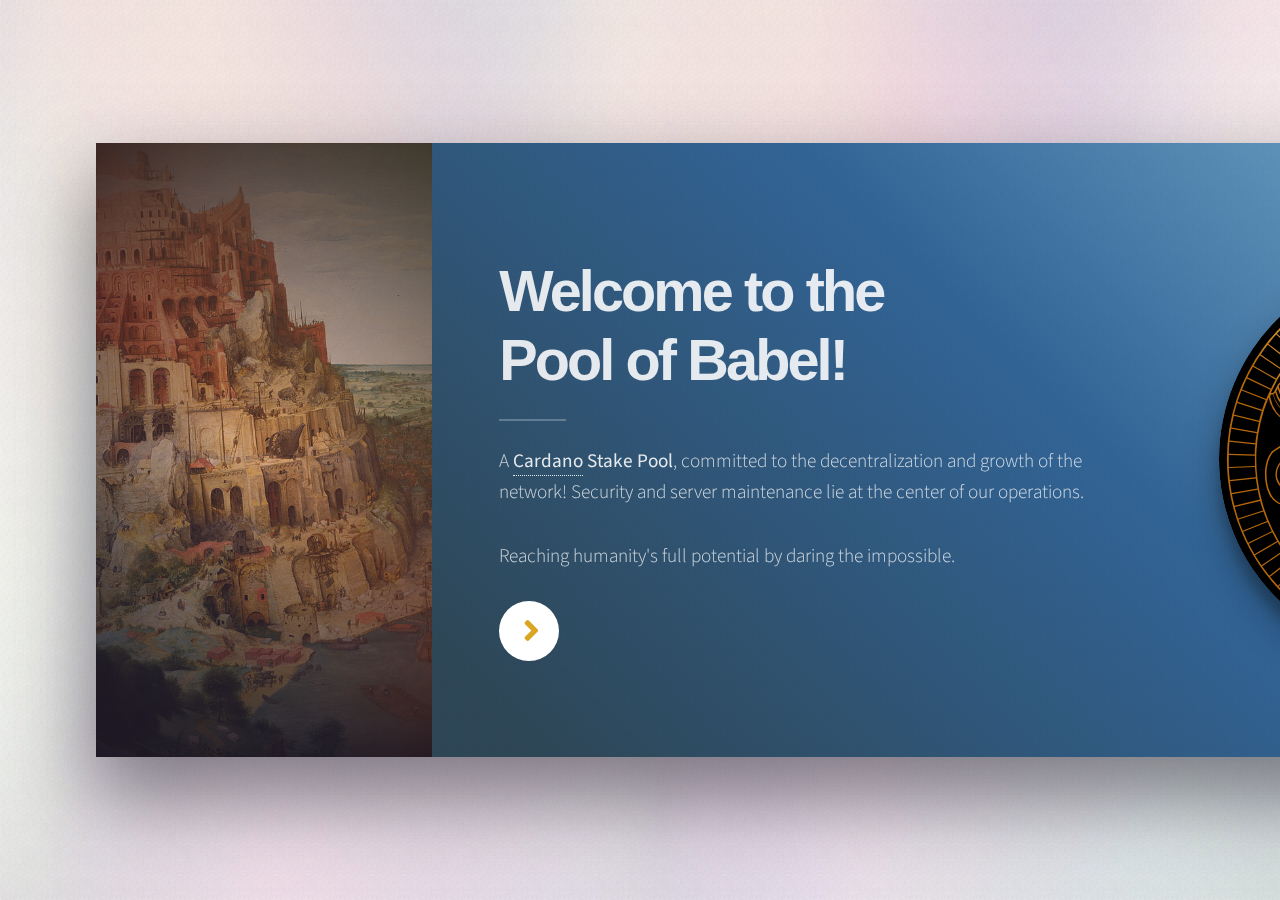
<file: templates/index.html>
<!DOCTYPE HTML>
<!--
	Ethereal by HTML5 UP
	html5up.net | @ajlkn
	Free for personal and commercial use under the CCA 3.0 license (html5up.net/license)
-->
<html>
	<head>
		<!-- Global site tag (gtag.js) - Google Analytics -->
		<script async src="https://www.googletagmanager.com/gtag/js?id=G-BP1HS7M86X"></script>
		<script>
		window.dataLayer = window.dataLayer || [];
		function gtag(){dataLayer.push(arguments);}
		gtag('js', new Date());

		gtag('config', 'G-BP1HS7M86X');
		</script>

        <title>Pool of Babel - Cardano Stake Pool</title>
        <meta charset="utf-8">
        <meta name="viewport" content="width=100%", height=device-height, initial-scale=1.0, minimum-scale=1.0">
        <meta name="robots" content="index, follow">
        <meta name="keywords" content="Cardano, Ada, Stake Pool, Smart Contract, Blockchain, Staking">

        <meta name="title" content="Pool of Babel - Cardano Stake Pool" />
        <meta property="og:title" content="Pool of Babel - Cardano Stake Pool" />
        <meta property="twitter:title" content="Pool of Babel - Cardano Stake Pool" />
        <meta name="theme-color" content="#ffffff" />
        <meta name="description" content="Reaching humanity's full potential by daring the impossible. Committed to the decentralization of the Cardano Network." />
        <meta property="og:description" content="Reaching humanity's full potential by daring the impossible. Committed to the decentralization of the Cardano Network." />
        <meta property="twitter:description" content="Reaching humanity's full potential by daring the impossible. Committed to the decentralization of the Cardano Network." />

        <meta property="og:site_name" content="Pool of Babel - Cardano Stake Pool" />

        <meta property="og:type" content="website" />

        <meta name="locale" property="og:locale" content="en_GB" />
        <meta name="locale:alternative" property="og:locale:alternate" content="de_DE" />

        <meta name="twitter:site" content="@Padierfind" />
        <meta property="og:url" content="https://www.pool-of-babel.com" />
		<meta property="al:web:url" content="https://www.pool-of-babel.com" />

		<link rel="apple-touch-icon" sizes="180x180" href="/static/favicon/apple-touch-icon.png">
		<link rel="icon" type="image/png" sizes="32x32" href="/static/favicon/favicon-32x32.png">
		<link rel="icon" type="image/png" sizes="16x16" href="/static/favicon/favicon-16x16.png">
		<link rel="manifest" href="/static/favicon/site.webmanifest">
		<link rel="mask-icon" href="/static/favicon/safari-pinned-tab.svg" color="#5bbad5">
		<meta name="msapplication-TileColor" content="#da532c">
		<meta name="theme-color" content="#ffffff">

		<link rel="stylesheet" href="/static/css/main.css" />
		<noscript><link rel="stylesheet" href="/static/css/noscript.css" /></noscript>
	</head>
	<body class="is-preload">

		<!-- Page Wrapper -->
			<div id="page-wrapper">

				<!-- Wrapper -->
					<div id="wrapper">

						<!-- Panel (Banner) -->
							<section class="panel banner right color0 ">
								<div class="intro span-2-75 ">
									<div class="bottom">
										<img alt="Pool of Babel Logo" class="logo" src="/static/images/pool-of-babel-logo-blackbg.svg">
									</div>
								</div>
								<div class="content span-3-75">
									<h1 class="major">Welcome to the<br />
									Pool of Babel!</h1>
									<p>A <strong><a href="https://cardano.org">Cardano</a> Stake Pool</strong>, committed to the decentralization and growth of the network! Security and server maintenance lie at the center of our operations. <br><br>Reaching humanity's full potential by daring the impossible.</p>
									<ul class="actions">
										<li><a href="#first" class="button primary color0 circle icon solid fa-angle-right">Next</a></li>
									</ul>
								</div>
								<div class="image span-1-75 filtered tower-background" data-position="25% 25%">
								</div>
							</section>

						<!-- Panel (Spotlight) -->
							<section class="panel spotlight medium center" id="first">
								<div class="content span-7">
									<h2 class="major">Progress depends on our changing the world to fit us. Not the other way around.</h2>
									<p>- Joe Macmillan, Halt and Catch Fire<br><br>
										<br><br>
									</p>
								</div>
								<div class="image filtered tinted" data-position="top left">
									<img src="/static/images/laptop_stock.jpeg" alt="" />
								</div>
							</section>


						<section class="panel color2-alt">
							<div class="inner color2">
								<div class="span-3">
									<h3 class="major">Stake Pool Information</h3>
									<h4>Pool of Babel </h4>
									<div class="table-wrapper">
										<table>
											<tbody>
												<tr>
													<td>Ticker</td>
													<td>BABEL</td>
												</tr>
												<tr>
													<td>Pool Margin</td>
													<td>3%</td>
												</tr>
												<tr>
													<td>Cost per Epoch</td>
													<td>340 Ada</td>
												</tr>
												<tr>
													<td>Pledge</td>
													<td>74 500 Ada</td>
												</tr>
											</tbody>
										</table>
										<p>ID: <a href="https://adapools.org/pool/326d38a945099c9df79fe95962c335e0e86a05869f8fbf4b51cad18c">326d38a945099c9df79fe95962c335e0e86a05869f8fbf4b51cad18c</a></p>
									</div>
								</div>
							</div>
						</section>

						<!-- Panel (Spotlight) -->
						<section class="panel spotlight large left color3">
							<div class="content span-5">
								<h2 class="major">Stake Pool Operator</h2>
								<p>Hi! I'm Patrick Tobler - the Stake Pool Operator behind the <strong>Pool of Babel</strong>. I've been following the Cardano development since 2017 and have been gradually becoming more & more interested in the project. I truly believe that Cardano will change the world.<br>When I'm not wearing my Stake Pool Operator suit, I'm a Computer Science student from Stuttgart, Germany. I'm in Cardano for the long run & will contribute to the ecosystem by building decentralized software using the Cardano Blockchain.</p>
							</div>
							<div class="image" data-position="top right">
								<img src="/static/images/Portrait.png" alt="" />
							</div>
						</section>

						<!-- Panel -->
						<section class="panel color2-alt">
							<div class="inner">
								<div class="content span-3">
									<h2 class="major">Why should you stake on the Pool of Babel?</h2>
									<ul>
										<li><strong>Servers around the world:</strong> BABEL is running on servers around the world and will keep adding more locations to the list.</li>
										<li><strong>Commited to decentralization</strong> BABEL is not hosted on AWS, Google Cloud or any other big host service. Instead it's hosted on a small VPS in Germany.</li>
										<li><strong>Run by an individual:</strong> There is no big corporation behind BABEL. It's run by me, Patrick Tobler and you can always contact me directly when you run into concerns or problems.</li>
									</ul>
								</div>
							</div>
							<div class="inner">
								<ul class="grid-icons three connected">
									<li><span class="icon solid fa-server"><span class="label">Server</span></span></li>
									<li><span class="icon solid fa-network-wired"><span class="label">Network</span></span></li>
									<li><span class="icon solid fa-database"><span class="label">Database</span></span></li>
									<li><span class="icon solid fa-lock"><span class="label">Security</span></span></li>
									<li><span class="icon solid fa-chart-bar"><span class="label">Data</span></span></li>
									<li><span class="icon solid fa-code"><span class="label">Code</span></span></li>
								</ul>
							</div>
						</section>

						<section class="panel color2-alt">
							<div class="inner color2">
								<div class="span-2">
									<h3 class="major">Technical Data</h3>
									<h4>2 Virtual Private Server</h4>
									<div class="table-wrapper">
										<table>
											<tbody>
												<tr>
													<td>Storage</td>
													<td>2x 160 GB SSD (RAID10) </td>
												</tr>
												<tr>
													<td>RAM</td>
													<td>2x 8 GB</td>
												</tr>
												<tr>
													<td>CPU</td>
													<td>2x 2 Cores </td>
												</tr>
												<tr>
													<td>Hosted in</td>
													<td>Germany</td>
												</tr>
											</tbody>
										</table>
										<p>The Server will be upgraded whenever the network requires it.</p>
									</div>
								</div>
							</div>
						</section>

							<!-- Panel (FAQ) -->
							<section class="panel color2-alt">
								<div class="inner">
									<div class="content">
										<h3 class="major">FAQ</h3>
										<ul class="alt">
											<li><strong>What is Cardano?</strong><br>Cardano is a decentralized public blockchain and cryptocurrency project and is fully open source.<br>It combines pioneering technologies to provide unparalleled security and sustainability<br>to decentralized applications, systems, and societies.</li>
											<li><strong>What is a Stake Pool?</strong><br>A stake pool is a reliable server node that focuses on maintenance and holds the combined <br>stake of various stakeholders in a single entity. Stake pools are responsible for processing<br>transactions and producing new blocks and are at the core of <a href="https://cardano.org/ouroboros/">Ouroboros</a>, the Cardano proof-of-stake protocol.</li>
											<li><strong>How does that benefit me?</strong><br>By staking your delegating your Ada to a Stake Pool you directly participate in the network and<br>help increasing the robustness and decentralization of Cardano. For this you can receive a monetary reward in Ada.</li>
										</ul>
									</div>
								</div>
								<div class="inner">
									<div class="content">
										<br>
										<ul class="alt no_margin_bottom">
											<li><strong>How do I delegate my Ada to a stake pool?</strong><br>To delegate your Ada you simply open up a wallet (e.g. <a href="https://daedaluswallet.io/">Daedalus</a>, <a href="https://yoroi-wallet.com/">Yoroi</a> or <a href="https://adalite.io/">Adalite</a>) and select a Stake Pool<br>(preferably <strong>BABEL</strong>) in the Staking menu directly in the wallet.<br>Each wallet looks a bit different but overall it's very straight forward.</li>
											<li><strong>What should I look for when delegating my stake?</strong><br>The main parameters to look at when delegating your stake to a pool are</li>
										</ul>
										<ul>
											<li>The <strong>saturation</strong>: If it's too high you will not receive the optimal amount of rewards,<br>if it's too low the pool might not produce blocks very often.</li>
											<li>The <strong>pool margin</strong>: This is the % of Ada that the Stake Pool itself receives from every mined block.</li>
											<li>The <strong>cost per epoch</strong>: The fixed amount of Ada that the Stake Pool receives from every mined block.<br>BABEL will keep this at the lowest possible amount.</li>
										</ul>
									</div>
								</div>
							</section>

							<section class="panel banner right">
								<div class="image filtered span-5 tower-background2" data-position="25% 25%">
								</div>
							</section>

						<!-- Panel -->
							<section class="panel color2-alt">
								<div class="intro color2">
									<h2 class="major">Contact</h2>
									<p>You can contact me directly via this contact form or by sending me a <a href="mailto:patrick@tobler.de">mail</a>.<br><br>Feel free to reach out anytime!</p>
								</div>
								<div class="inner columns divided">
									<div class="span-3-25">
										<form name="form" method="post" action="" onsubmit="return false">
											<div class="fields">
												<div class="field half">
													<label for="name">Name</label>
													<input type="text" name="subject" id="subject" />
												</div>
												<div class="field half">
													<label for="email">Email</label>
													<input type="email" name="email" id="email" />
												</div>
												<div class="field">
													<label for="message">Message</label>
													<textarea name="message" id="message" rows="4"></textarea>
												</div>
											</div>
											<ul class="actions">
												<li><input type="submit" value="submit" class="button primary" id="submit" /></li>
											</ul>
										</form>
									</div>
									<div class="span-1-5">
										<ul class="contact-icons color1">
											<li class="icon brands fa-twitter"><a href="https://twitter.com/BabelPool">@babelpool</a></li>
											<li class="icon brands fa-twitter"><a href="https://twitter.com/Padierfind">@padierfind</a></li>
											<li class="icon brands fa-youtube"><a href="https://www.youtube.com/channel/UCFU6q7F2rK6VarwK0t8EUEQ">patrick tobler</a></li>
											<li class="icon brands fa-github"><a href="https://github.com/Padierfind">padierfind</a></li>
											<li class="icon brands fa-linkedin"><a href="https://www.linkedin.com/in/patrick-tobler-6593b912b/">patrick tobler</a></li>
											<li class="icon solid fa-link"><a href="https://www.tobler.io/">tobler.io</a></li>
											<li class="icon solid fa-envelope"><a href="mailto:patrick@tobler.de">patrick@tobler.de</a></li>
										</ul>
									</div>
								</div>
							</section>
							<section class="panel color2-alt">
								<div class="inner">
									<h3 class="major">Links</h3>
									<div class="span-1">
										<h4>Statistics</h4>
										<ul>
											<li><a href="https://cardanoscan.io/pool/326d38a945099c9df79fe95962c335e0e86a05869f8fbf4b51cad18c?tab=epochhistory">Cardanoscan.io</a></li>
											<li><a href="https://pooltool.io/pool/326d38a945099c9df79fe95962c335e0e86a05869f8fbf4b51cad18c/epochs">Pooltool.io</a></li>
											<li><a href="https://adapools.org/pool/326d38a945099c9df79fe95962c335e0e86a05869f8fbf4b51cad18c">Adapools.org</a></li>
											<li><a href="https://adastat.net/pools/326d38a945099c9df79fe95962c335e0e86a05869f8fbf4b51cad18c">Adastat.net</a></li>
											<li><a href="https://pool.pm/326d38a945099c9df79fe95962c335e0e86a05869f8fbf4b51cad18c">Pool.pm</a></li>
											<li><a href="https://adatools.io/pools/326d38a945099c9df79fe95962c335e0e86a05869f8fbf4b51cad18c">Adatools.io</a></li>
										</ul>
									</div>
								</div>
							</section>

							<section class="panel">
								<div class="intro">
									<div class="bottom"><svg id="Ebene_1" data-name="Ebene 1" xmlns="http://www.w3.org/2000/svg" viewBox="0 0 150.47 162.38"><defs><style>.cls-1{stroke:#000;stroke-miterlimit:10;stroke-width:4px;}</style></defs><path class="cls-1" d="M169.69,49.61c-6.45-16.12-21.06-28.8-43.62-28.8H65.68l0,0H28.5c-.95,0-1.73,1.12-1.73,2.45s.78,2.46,1.73,2.46h97.57c20.2,0,33.09,11.18,38.89,25.79A50.35,50.35,0,0,1,165,87c-5.8,14.61-18.69,25.79-38.89,25.79H96.41a2.44,2.44,0,0,0-2.58,2.36v61.68a2.44,2.44,0,0,0,2.58,2.36,2.38,2.38,0,0,0,2.36-2.36V117.94h27.3c22.56,0,37.17-12.89,43.62-28.79A56.86,56.86,0,0,0,169.69,49.61Z" transform="translate(-24.77 -18.81)"></path><path class="cls-1" d="M123.49,82.27h-8.82a2.37,2.37,0,0,0,0,4.73h8.82c8.59,0,14-4.51,16.54-10.53a18.54,18.54,0,0,0,0-14.4c-2.58-6-7.95-10.53-16.54-10.53H96.41a2.44,2.44,0,0,0-2.58,2.36,2.48,2.48,0,0,0,2.58,2.58h27.08c6.23,0,10.31,3.44,12,7.52a14.83,14.83,0,0,1,0,10.54C133.8,79.05,129.5,82.27,123.49,82.27Z" transform="translate(-24.77 -18.81)"></path><path class="cls-1" d="M67.6,51.33H29.13a2.38,2.38,0,0,0-2.36,2.36,2.64,2.64,0,0,0,2.36,2.79H65V176.61A2.43,2.43,0,0,0,67.6,179,2.38,2.38,0,0,0,70,176.61V53.69A2.38,2.38,0,0,0,67.6,51.33Z" transform="translate(-24.77 -18.81)"></path></svg> <p>a <a href="https://www.tobler.io">tobler.io</a> project</p></div>
								</div>
							</section>
						<!-- Copyright -->
						<div class="copyright">&copy; Patrick Tobler - <a href="https://www.tobler.io">tobler.io</a> // Design: <a href="https://html5up.net">HTML5 UP</a> // <a href="/imprint">Imprint - Impressum</a>.</div>
					</div>
				</div>
			</div>

		<!-- Scripts -->
			<script src="/static/js/jquery.min.js"></script>
			<script src="/static/js/browser.min.js"></script>
			<script src="/static/js/breakpoints.min.js"></script>
			<script src="/static/js/main.js"></script>

			<script src="https://ajax.googleapis.com/ajax/libs/jquery/2.1.3/jquery.min.js"></script>
			<script>
				$(document).ready(function(){
					$("#submit").on('click', function(){
						console.log("clicked");
						$("#submit").attr('value', "sent");

						// click on button submit
						var subject  = document.getElementById("subject").value;
						var email =  document.getElementById("email").value;
						var message = document.getElementById("message").value;
						var form = {
							"subject": subject,
							"email": email,
							"message": message
						};
						// send ajax
						$.ajax({
							url: 'https://ruyph1mhsi.execute-api.eu-west-1.amazonaws.com/production_v0/contact', // url where to submit the request
							type : "POST", // type of action POST || GET
							dataType : 'json', // data type
							data: JSON.stringify(form), // post data || get data
							success : function(result) {
								// you can see the result from the console
								// tab of the developer tools
								console.log(result);
								alert('Success. Message sent.');
							},
							error: function(xhr, resp, text) {
								console.log(xhr, resp, text);
							}
						})
					});
				});


			</script>
	</body>

</html>
</file>
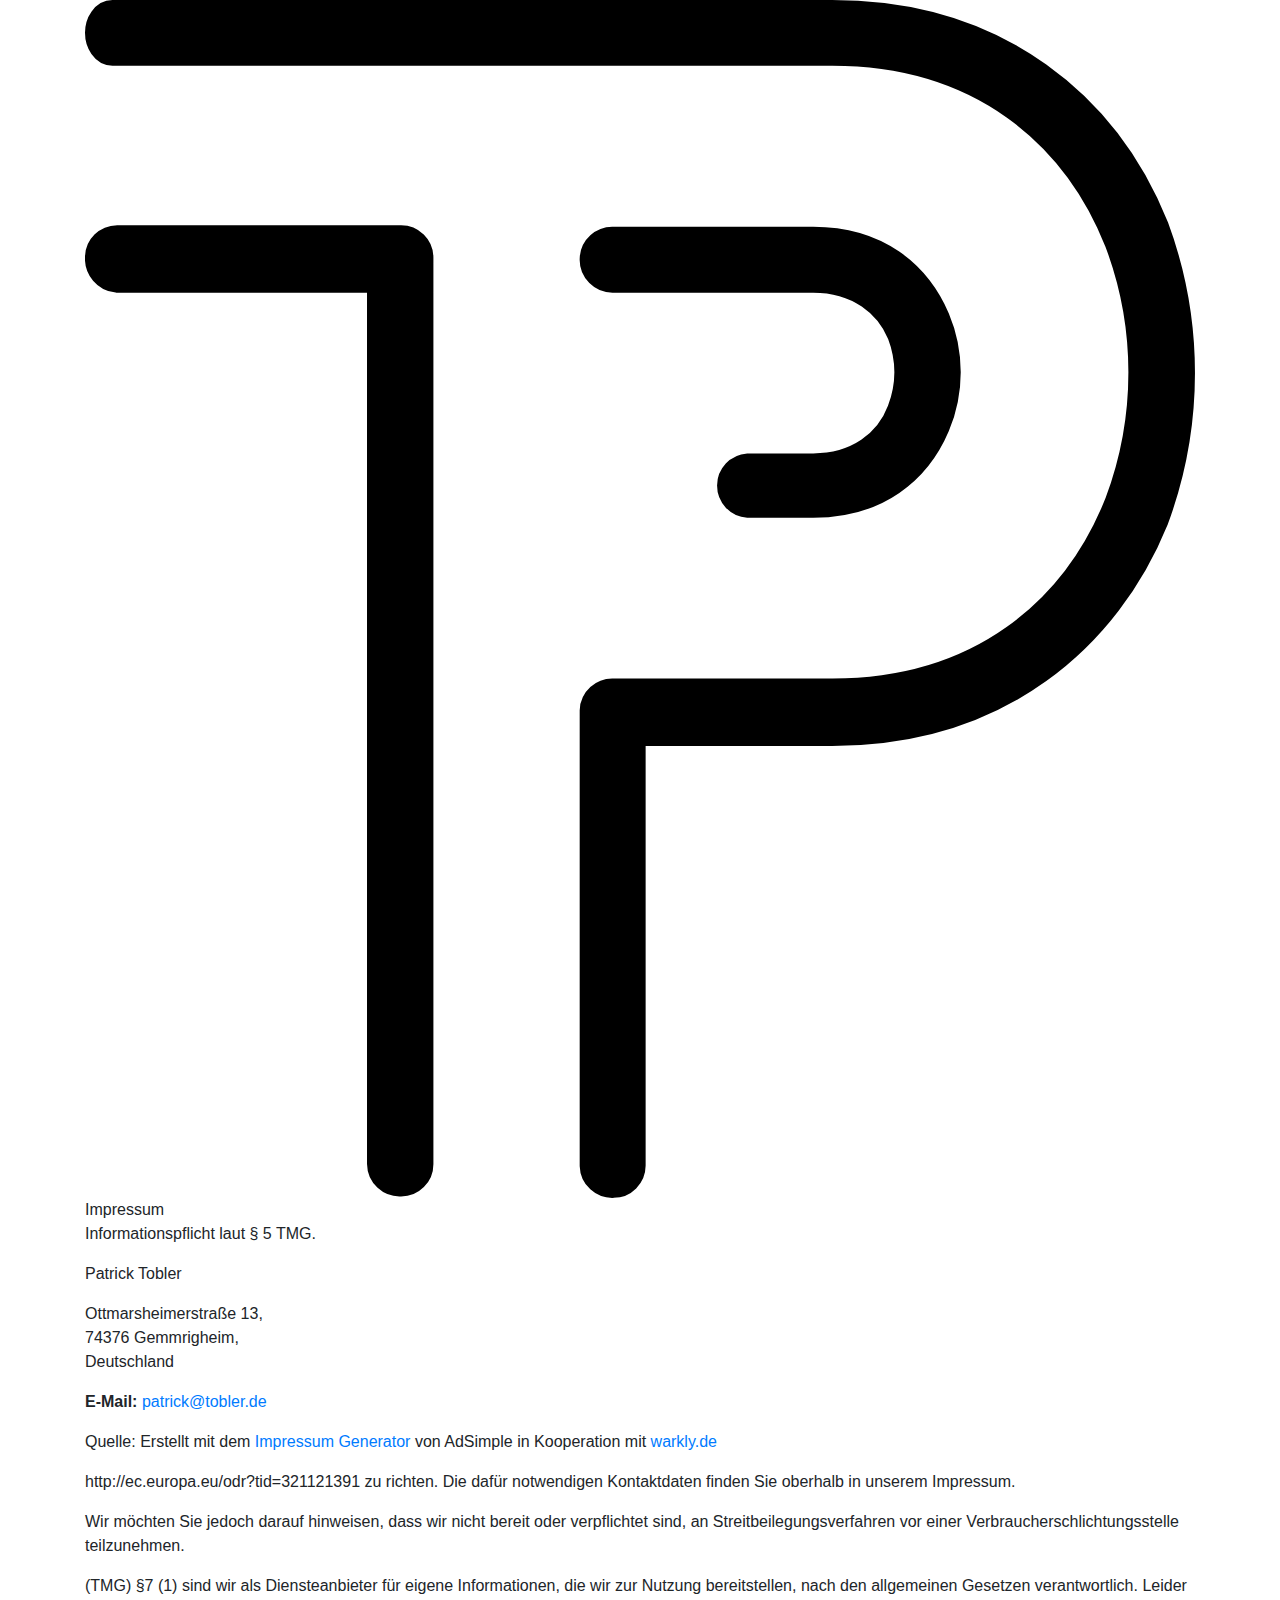
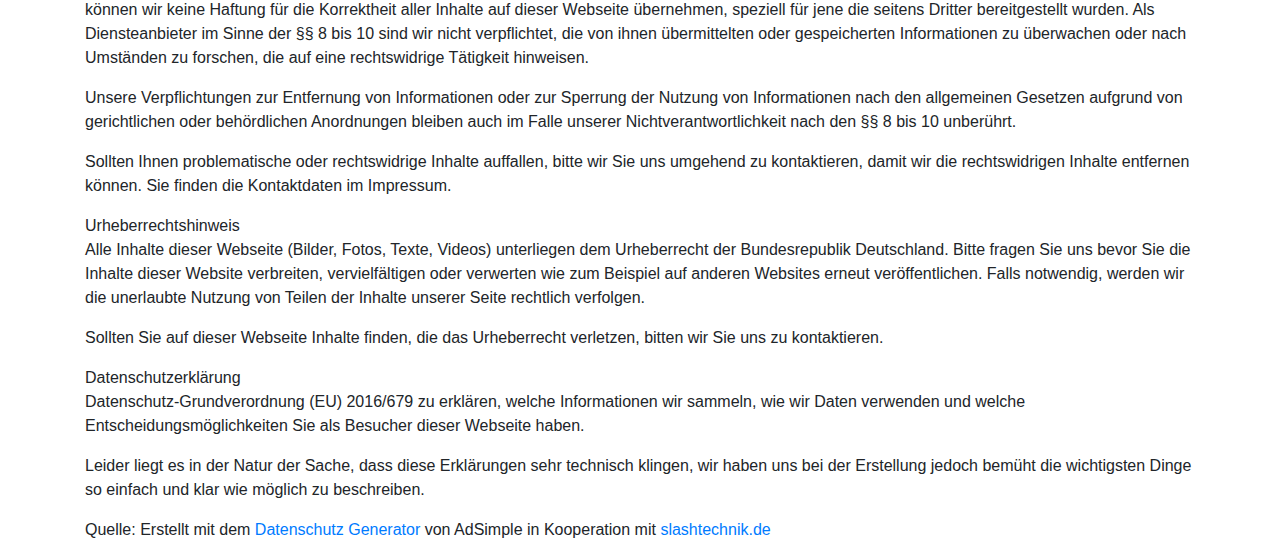
<file: templates/imprint.html>
<html>
    <head>
		<!-- Global site tag (gtag.js) - Google Analytics -->
		<script async src="https://www.googletagmanager.com/gtag/js?id=G-BP1HS7M86X"></script>
		<script>
		window.dataLayer = window.dataLayer || [];
		function gtag(){dataLayer.push(arguments);}
		gtag('js', new Date());

		gtag('config', 'G-BP1HS7M86X');
		</script>

        <title>Pool of Babel - Imprint / Impressum</title>
        <meta charset="utf-8">
        <meta name="viewport" content="width=100%", height=device-height, initial-scale=1.0, minimum-scale=1.0">
        <meta name="robots" content="index, follow">
        <meta name="keywords" content="Cardano, Ada, Stake Pool, Smart Contract, Blockchain, Staking">

        <meta name="title" content="Pool of Babel - Imprint / Impressum" />
        <meta property="og:title" content="Pool of Babel - Imprint / Impressum" />
        <meta property="twitter:title" content="Pool of Babel - Imprint / Impressum" />
        <meta name="theme-color" content="#ffffff" />
        <meta name="description" content="Reaching humanity's full potential by daring the impossible. Committed to the decentralization of the Cardano Network." />
        <meta property="og:description" content="Reaching humanity's full potential by daring the impossible. Committed to the decentralization of the Cardano Network." />
        <meta property="twitter:description" content="Reaching humanity's full potential by daring the impossible. Committed to the decentralization of the Cardano Network." />

        <meta property="og:site_name" content="Pool of Babel - Imprint / Impressum" />

        <meta property="og:type" content="website" />

        <meta name="locale" property="og:locale" content="en_GB" />
        <meta name="locale:alternative" property="og:locale:alternate" content="de_DE" />

        <meta name="twitter:site" content="@Padierfind" />
        <meta property="og:url" content="https://www.pool-of-babel.com" />
		<meta property="al:web:url" content="https://www.pool-of-babel.com" />

		<link rel="apple-touch-icon" sizes="180x180" href="/static/favicon/apple-touch-icon.png">
		<link rel="icon" type="image/png" sizes="32x32" href="/static/favicon/favicon-32x32.png">
		<link rel="icon" type="image/png" sizes="16x16" href="/static/favicon/favicon-16x16.png">
		<link rel="manifest" href="/static/favicon/site.webmanifest">
		<link rel="mask-icon" href="/static/favicon/safari-pinned-tab.svg" color="#5bbad5">
		<meta name="msapplication-TileColor" content="#da532c">
		<meta name="theme-color" content="#ffffff">

        <link href="https://fonts.googleapis.com/css?family=Montserrat:400,700,800&display=swap" rel="stylesheet">
        <link rel="stylesheet" href="https://cdnjs.cloudflare.com/ajax/libs/font-awesome/4.7.0/css/font-awesome.min.css">
        <link rel="stylesheet" href="https://www.tobler.io/static/css/main_v1.css">
        <link rel="stylesheet" href="https://stackpath.bootstrapcdn.com/bootstrap/4.5.2/css/bootstrap.min.css" integrity="sha384-JcKb8q3iqJ61gNV9KGb8thSsNjpSL0n8PARn9HuZOnIxN0hoP+VmmDGMN5t9UJ0Z" crossorigin="anonymous">
    </head>
    <body>
        <div class="container">
            <div class="row">
              <div class="col-sm logo">
                    <a href="/">
                        <svg id="Ebene_1" data-name="Ebene 1" xmlns="http://www.w3.org/2000/svg" viewBox="0 0 150.47 162.38"><defs><style>.cls-1{stroke:#000;stroke-miterlimit:10;stroke-width:4px;}</style></defs><path class="cls-1" d="M169.69,49.61c-6.45-16.12-21.06-28.8-43.62-28.8H65.68l0,0H28.5c-.95,0-1.73,1.12-1.73,2.45s.78,2.46,1.73,2.46h97.57c20.2,0,33.09,11.18,38.89,25.79A50.35,50.35,0,0,1,165,87c-5.8,14.61-18.69,25.79-38.89,25.79H96.41a2.44,2.44,0,0,0-2.58,2.36v61.68a2.44,2.44,0,0,0,2.58,2.36,2.38,2.38,0,0,0,2.36-2.36V117.94h27.3c22.56,0,37.17-12.89,43.62-28.79A56.86,56.86,0,0,0,169.69,49.61Z" transform="translate(-24.77 -18.81)"/><path class="cls-1" d="M123.49,82.27h-8.82a2.37,2.37,0,0,0,0,4.73h8.82c8.59,0,14-4.51,16.54-10.53a18.54,18.54,0,0,0,0-14.4c-2.58-6-7.95-10.53-16.54-10.53H96.41a2.44,2.44,0,0,0-2.58,2.36,2.48,2.48,0,0,0,2.58,2.58h27.08c6.23,0,10.31,3.44,12,7.52a14.83,14.83,0,0,1,0,10.54C133.8,79.05,129.5,82.27,123.49,82.27Z" transform="translate(-24.77 -18.81)"/><path class="cls-1" d="M67.6,51.33H29.13a2.38,2.38,0,0,0-2.36,2.36,2.64,2.64,0,0,0,2.36,2.79H65V176.61A2.43,2.43,0,0,0,67.6,179,2.38,2.38,0,0,0,70,176.61V53.69A2.38,2.38,0,0,0,67.6,51.33Z" transform="translate(-24.77 -18.81)"/></svg>              </div>
                    </a>
                </div>
            <div class="row">
                <div class="col-sm">
                    <div class="headline">Impressum</div>
                    <p class="adsimple-321121391">Informationspflicht laut § 5 TMG.</p>
                    <p class="adsimple-321121391">
                    <p>Patrick Tobler</p>
                    <p class="adsimple-321121391">Ottmarsheimerstraße 13, <br />74376 Gemmrigheim, <br />Deutschland</p>
                    <p class="adsimple-321121391">
                    <strong>E-Mail:</strong> <a href="mailto:patrick@tobler.de">patrick@tobler.de</a>
                    </p>
                    <p style="margin-top:15px;">Quelle: Erstellt mit dem <a title="Impressum Generator Deutschland" href="https://www.adsimple.de/impressum-generator/" target="_blank" rel="follow" style="text-decoration:none;">Impressum Generator</a> von AdSimple in Kooperation mit <a href="https://www.warkly.de" target="_blank" rel="follow" title="">warkly.de</a>
                    </p>
                    <div class="section_title>EU-Streitschlichtung</div>
                    <p>Gemäß Verordnung über Online-Streitbeilegung in Verbraucherangelegenheiten (ODR-Verordnung) möchten wir Sie über die Online-Streitbeilegungsplattform (OS-Plattform) informieren.<br />
                    Verbraucher haben die Möglichkeit, Beschwerden an die Online Streitbeilegungsplattform der Europäischen Kommission unter <a class="adsimple-321121391" href="https://ec.europa.eu/consumers/odr/main/index.cfm?event=main.home2.show&amp;lng=DE" target="_blank" rel="noopener">http://ec.europa.eu/odr?tid=321121391</a> zu richten. Die dafür notwendigen Kontaktdaten finden Sie oberhalb in unserem Impressum.</p>
                    <p>Wir möchten Sie jedoch darauf hinweisen, dass wir nicht bereit oder verpflichtet sind, an Streitbeilegungsverfahren vor einer Verbraucherschlichtungsstelle teilzunehmen.</p>
                    <div class="section_title>Haftung für Inhalte dieser Website</div>
                    <p>Wir entwickeln die Inhalte dieser Webseite ständig weiter und bemühen uns korrekte und aktuelle Informationen bereitzustellen. Laut Telemediengesetz <a class="adsimple-321121391" href="https://www.gesetze-im-internet.de/tmg/__7.html?tid=321121391" rel="noopener" target="_blank">(TMG) §7 (1)</a> sind wir als Diensteanbieter für eigene Informationen, die wir zur Nutzung bereitstellen, nach den allgemeinen Gesetzen verantwortlich. Leider können wir keine Haftung für die Korrektheit aller Inhalte auf dieser Webseite übernehmen, speziell für jene die seitens Dritter bereitgestellt wurden. Als Diensteanbieter im Sinne der §§ 8 bis 10 sind wir nicht verpflichtet, die von ihnen übermittelten oder gespeicherten Informationen zu überwachen oder nach Umständen zu forschen, die auf eine rechtswidrige Tätigkeit hinweisen.</p>
                    <p>Unsere Verpflichtungen zur Entfernung von Informationen oder zur Sperrung der Nutzung von Informationen nach den allgemeinen Gesetzen aufgrund von gerichtlichen oder behördlichen Anordnungen bleiben auch im Falle unserer Nichtverantwortlichkeit nach den §§ 8 bis 10 unberührt. </p>
                    <p>Sollten Ihnen problematische oder rechtswidrige Inhalte auffallen, bitte wir Sie uns umgehend zu kontaktieren, damit wir die rechtswidrigen Inhalte entfernen können. Sie finden die Kontaktdaten im Impressum.</p>
                    <div class="section_title>Haftung für Links auf dieser Website</div>
                    <p>Unsere Webseite enthält Links zu anderen Webseiten für deren Inhalt wir nicht verantwortlich sind. Haftung für verlinkte Websites besteht für uns nicht, da wir keine Kenntnis rechtswidriger Tätigkeiten hatten und haben, uns solche Rechtswidrigkeiten auch bisher nicht aufgefallen sind und wir Links sofort entfernen würden, wenn uns Rechtswidrigkeiten bekannt werden.</p>
                    <p>Wenn Ihnen rechtswidrige Links auf unserer Website auffallen, bitte wir Sie uns zu kontaktieren. Sie finden die Kontaktdaten im Impressum.</p>
                    <div class="section_title>Urheberrechtshinweis</div>
                    <p>Alle Inhalte dieser Webseite (Bilder, Fotos, Texte, Videos) unterliegen dem Urheberrecht der Bundesrepublik Deutschland. Bitte fragen Sie uns bevor Sie die Inhalte dieser Website verbreiten, vervielfältigen oder verwerten wie zum Beispiel auf anderen Websites erneut veröffentlichen. Falls notwendig, werden wir die unerlaubte Nutzung von Teilen der Inhalte unserer Seite rechtlich verfolgen.</p>
                    <p>Sollten Sie auf dieser Webseite Inhalte finden, die das Urheberrecht verletzen, bitten wir Sie uns zu kontaktieren.</p>
                    <div class="section_title>Bildernachweis</div>
                    <p>Die Bilder, Fotos und Grafiken auf dieser Webseite sind urheberrechtlich geschützt.</p>
                    <div class="headline">Datenschutzerklärung</div>
                    <div class="section_title>Datenschutz</div>
                    <p>Wir haben diese Datenschutzerklärung (Fassung 15.10.2019-321121391) verfasst, um Ihnen gemäß der Vorgaben der <a class="adsimple-321121391" href="https://eur-lex.europa.eu/legal-content/DE/ALL/?tid=1234&amp;uri=celex%3A32016R0679&amp;tid=321121391" target="_blank" rel="noopener">Datenschutz-Grundverordnung (EU) 2016/679</a> zu erklären, welche Informationen wir sammeln, wie wir Daten verwenden und welche Entscheidungsmöglichkeiten Sie als Besucher dieser Webseite haben.</p>
                    <p>Leider liegt es in der Natur der Sache, dass diese Erklärungen sehr technisch klingen, wir haben uns bei der Erstellung jedoch bemüht die wichtigsten Dinge so einfach und klar wie möglich zu beschreiben.</p>
                    <p style="margin-top:15px;">Quelle: Erstellt mit dem <a title="Datenschutz Generator Deutschland" href="https://www.adsimple.de/datenschutz-generator/" target="_blank" rel="follow" style="text-decoration:none;">Datenschutz Generator</a> von AdSimple in Kooperation mit <a href="https://www.slashtechnik.de" target="_blank" rel="follow" title="">slashtechnik.de</a>
                    </p>
                  </div>
            </div>
          </div>
    </body>
</html>
</file>
<file: static/css/noscript.css>
/*
	Ethereal by HTML5 UP
	html5up.net | @ajlkn
	Free for personal and commercial use under the CCA 3.0 license (html5up.net/license)
*/

/* Page */

	body {
		overflow-x: scroll;
	}

/* Wrapper */

	body.is-preload #wrapper {
		-moz-transform: none;
		-webkit-transform: none;
		-ms-transform: none;
		transform: none;
		opacity: 1;
	}
</file>
<file: static/css/main.css>
@import url(fontawesome-all.min.css);
@import url("https://fonts.googleapis.com/css?family=Source+Sans+Pro:300,400,300i,400i");

/*
	Ethereal by HTML5 UP
	html5up.net | @ajlkn
	Free for personal and commercial use under the CCA 3.0 license (html5up.net/license)
*/

html, body, div, span, applet, object,
iframe, h1, h2, h3, h4, h5, h6, p, blockquote,
pre, a, abbr, acronym, address, big, cite,
code, del, dfn, em, img, ins, kbd, q, s, samp,
small, strike, strong, sub, sup, tt, var, b,
u, i, center, dl, dt, dd, ol, ul, li, fieldset,
form, label, legend, table, caption, tbody,
tfoot, thead, tr, th, td, article, aside,
canvas, details, embed, figure, figcaption,
footer, header, hgroup, menu, nav, output, ruby,
section, summary, time, mark, audio, video {
	margin: 0;
	padding: 0;
	border: 0;
	font-size: 100%;
	font: inherit;
	vertical-align: baseline;}

article, aside, details, figcaption, figure,
footer, header, hgroup, menu, nav, section {
	display: block;}

body {
	line-height: 1;
}

ol, ul {
	list-style: none;
}

blockquote, q {
	quotes: none;
}

	blockquote:before, blockquote:after, q:before, q:after {
		content: '';
		content: none;
	}

table {
	border-collapse: collapse;
	border-spacing: 0;
}

body {
	-webkit-text-size-adjust: none;
}

mark {
	background-color: transparent;
	color: inherit;
}

input::-moz-focus-inner {
	border: 0;
	padding: 0;
}

input, select, textarea {
	-moz-appearance: none;
	-webkit-appearance: none;
	-ms-appearance: none;
	appearance: none;
}

/* Page */

	@-moz-keyframes load-spinner {
		0% {
			-moz-transform: rotate(0deg);
			-webkit-transform: rotate(0deg);
			-ms-transform: rotate(0deg);
			transform: rotate(0deg);
		}

		100% {
			-moz-transform: rotate(360deg);
			-webkit-transform: rotate(360deg);
			-ms-transform: rotate(360deg);
			transform: rotate(360deg);
		}
	}

	@-webkit-keyframes load-spinner {
		0% {
			-moz-transform: rotate(0deg);
			-webkit-transform: rotate(0deg);
			-ms-transform: rotate(0deg);
			transform: rotate(0deg);
		}

		100% {
			-moz-transform: rotate(360deg);
			-webkit-transform: rotate(360deg);
			-ms-transform: rotate(360deg);
			transform: rotate(360deg);
		}
	}

	@-ms-keyframes load-spinner {
		0% {
			-moz-transform: rotate(0deg);
			-webkit-transform: rotate(0deg);
			-ms-transform: rotate(0deg);
			transform: rotate(0deg);
		}

		100% {
			-moz-transform: rotate(360deg);
			-webkit-transform: rotate(360deg);
			-ms-transform: rotate(360deg);
			transform: rotate(360deg);
		}
	}

	@keyframes load-spinner {
		0% {
			-moz-transform: rotate(0deg);
			-webkit-transform: rotate(0deg);
			-ms-transform: rotate(0deg);
			transform: rotate(0deg);
		}

		100% {
			-moz-transform: rotate(360deg);
			-webkit-transform: rotate(360deg);
			-ms-transform: rotate(360deg);
			transform: rotate(360deg);
		}
	}

	@-ms-viewport {
		width: device-width;
	}

	html {
		width: auto;
		height: 100%;
	}

	html {
		box-sizing: border-box;
	}

	*, *:before, *:after {
		box-sizing: inherit;
	}

	body {
		display: -moz-flex;
		display: -webkit-flex;
		display: -ms-flex;
		display: flex;
		-moz-align-items: center;
		-webkit-align-items: center;
		-ms-align-items: center;
		align-items: center;
		-moz-justify-content: -moz-flex-start;
		-webkit-justify-content: -webkit-flex-start;
		-ms-justify-content: -ms-flex-start;
		justify-content: flex-start;
		-ms-overflow-style: scrollbar;
		width: 100%;
		height: 100%;
		min-height: 30rem;
		overflow: hidden;
	}

		body:before {
			-moz-animation: load-spinner 1s infinite linear;
			-webkit-animation: load-spinner 1s infinite linear;
			-ms-animation: load-spinner 1s infinite linear;
			animation: load-spinner 1s infinite linear;
			-moz-transition: opacity 0.25s ease;
			-webkit-transition: opacity 0.25s ease;
			-ms-transition: opacity 0.25s ease;
			transition: opacity 0.25s ease;
			-moz-transition-delay: 0s;
			-webkit-transition-delay: 0s;
			-ms-transition-delay: 0s;
			transition-delay: 0s;
			pointer-events: none;
			content: '';
			display: block;
			position: absolute;
			top: 50%;
			left: 50%;
			width: 4rem;
			height: 4rem;
			margin: -2rem 0 0 -2rem;
			background-image: url("data:image/svg+xml;charset=utf8,%3Csvg xmlns='http://www.w3.org/2000/svg' xmlns:xlink='http://www.w3.org/1999/xlink' width='96px' height='96px' viewBox='0 0 96 96' zoomAndPan='disable'%3E%3Cstyle%3Ecircle %7Bfill: transparent%3B stroke: %232e2b37%3B stroke-width: 1.5px%3B %7D%3C/style%3E%3Cdefs%3E%3CclipPath id='corner'%3E%3Cpolygon points='0,0 48,0 48,48 96,48 96,96 0,96' /%3E%3C/clipPath%3E%3C/defs%3E%3Cg clip-path='url(%23corner)'%3E%3Ccircle cx='48' cy='48' r='32'/%3E%3C/g%3E%3C/svg%3E");
			background-position: center;
			background-repeat: no-repeat;
			background-size: 4rem;
			opacity: 0;
		}

		body:after {
			pointer-events: none;
			content: '';
			display: block;
			position: fixed;
			top: 0;
			left: 0;
			width: 100%;
			height: 100%;
			z-index: -1;
			background-attachment: fixed;
			background-color: #e1e6e1;
			background-image: url("../images/overlay.png"), url("../images/bg.jpg");
			background-repeat: repeat, repeat-x;
			background-size: 128px 128px, cover;
		}

		body.is-preload *, body.is-preload *:before, body.is-preload *:after {
			-moz-animation: none !important;
			-webkit-animation: none !important;
			-ms-animation: none !important;
			animation: none !important;
			-moz-transition: none !important;
			-webkit-transition: none !important;
			-ms-transition: none !important;
			transition: none !important;
		}

		body.is-preload:before {
			-moz-transition: opacity 1s ease;
			-webkit-transition: opacity 1s ease;
			-ms-transition: opacity 1s ease;
			transition: opacity 1s ease;
			-moz-transition-delay: 0.75s;
			-webkit-transition-delay: 0.75s;
			-ms-transition-delay: 0.75s;
			transition-delay: 0.75s;
			opacity: 0.25;
		}

	@media screen and (max-width: 736px) {

		html {
			height: auto;
		}

		body {
			height: auto;
			overflow-x: hidden;
			overflow-y: auto;
		}

	}

	@media screen and (max-width: 480px) {

		html, body {
			min-width: 320px;
		}

	}

/* Typography */

	html {
		font-size: 18pt;
		font-size: 1vmax;
	}

		@media screen and (max-width: 1680px) {

			html {
				font-size: 12pt;
				font-size: 1.1vmax;
			}

		}

		@media screen and (max-width: 1280px) {

			html {
				font-size: 11pt;
				font-size: 1.5vmax;
			}

		}

	body, input, select, textarea {
		color: rgba(255, 255, 255, 0.75);
		font-family: "Source Sans Pro", Helvetica, sans-serif;
		font-size: 1rem;
		font-weight: 300;
		line-height: 1.65;
	}

	a {
		-moz-transition: color 0.2s ease-in-out, border-bottom-color 0.2s ease-in-out;
		-webkit-transition: color 0.2s ease-in-out, border-bottom-color 0.2s ease-in-out;
		-ms-transition: color 0.2s ease-in-out, border-bottom-color 0.2s ease-in-out;
		transition: color 0.2s ease-in-out, border-bottom-color 0.2s ease-in-out;
		color: inherit;
		border-bottom: dotted 1px;
		text-decoration: none;
	}

		a:hover {
			border-bottom-color: transparent;
			color: #ffe4b4;
		}

	strong, b {
		color: rgba(255, 255, 255, 0.875);
		font-weight: 400;
	}

	em, i {
		font-style: italic;
	}

	p {
		margin: 0 0 1.5rem 0;
	}

		body.is-ie p {
			width: 100%;
		}

	h1, h2, h3, h4, h5, h6 {
		color: rgba(255, 255, 255, 0.875);
		font-family: Arial, Helvetica, sans-serif;
		font-weight: 700;
		line-height: 1.3;
		margin: 0 0 0.75rem 0;
		letter-spacing: -0.05em;
	}

		h1 a, h2 a, h3 a, h4 a, h5 a, h6 a {
			color: inherit;
			text-decoration: none;
		}

	h1.major, h2.major, h3.major {
		position: relative;
	}

		h1.major:after, h2.major:after, h3.major:after {
			content: '';
			position: absolute;
			left: 0;
			width: 3.5rem;
			height: 0.1rem;
			background-color: rgba(255, 255, 255, 0.25);
		}

	h1 {
		font-size: 3rem;
		line-height: 1.2;
	}

		h1.major {
			margin: 0 0 2.625rem 0;
		}

			h1.major:after {
				bottom: -1.325rem;
			}

	h2 {
		font-size: 1.75rem;
		line-height: 1.2;
	}

		h2.major {
			margin: 0 0 1.9875rem 0;
		}

			h2.major:after {
				bottom: -1.2rem;
			}

	h3 {
		font-size: 1.325rem;
	}

		h3.major {
			margin: 0 0 1.875rem 0;
		}

			h3.major:after {
				bottom: -0.75rem;
			}

	h4 {
		font-size: 1rem;
	}

	h5 {
		font-size: 0.9rem;
	}

	h6 {
		font-size: 0.7rem;
	}

	sub {
		font-size: 0.8rem;
		position: relative;
		top: 0.5rem;
	}

	sup {
		font-size: 0.8rem;
		position: relative;
		top: -0.5rem;
	}

	blockquote {
		border-left: solid 0.25rem rgba(255, 255, 255, 0.25);
		font-style: italic;
		margin: 0 0 1.5rem 0;
		padding: 0.375rem 0 0.375rem 1.5rem;
	}

	code {
		background: rgba(255, 255, 255, 0.075);
		border-radius: 0.25rem;
		font-family: "Courier New", monospace;
		font-size: 0.8rem;
		margin: 0 0.25rem;
		padding: 0.25rem 0.65rem;
	}

	pre {
		-webkit-overflow-scrolling: touch;
		font-family: "Courier New", monospace;
		font-size: 0.8rem;
		margin: 0 0 1.5rem 0;
		white-space: pre-wrap;
	}

		pre code {
			display: block;
			line-height: 1.625;
			padding: 1rem 1.5rem;
			overflow-x: auto;
			margin: 0;
		}

	hr {
		border: 0;
		border-bottom: solid 2px rgba(255, 255, 255, 0.25);
		margin: 1.875rem 0;
	}

	.align-left {
		text-align: left;
	}

	.align-center {
		text-align: center;
	}

	.align-right {
		text-align: right;
	}

	@media screen and (max-width: 736px) {

		html {
			font-size: 12pt;
		}

		h1 {
			font-size: 2.25rem;
			line-height: 1.2;
		}

			h1.major {
				margin: 0 0 2.625rem 0;
			}

				h1.major:after {
					bottom: -1.325rem;
				}

		h2 {
			font-size: 1.5rem;
			line-height: 1.2;
		}

			h2.major {
				margin: 0 0 1.9875rem 0;
			}

				h2.major:after {
					bottom: -1.2rem;
				}

		h3 {
			font-size: 1rem;
		}

			h3.major {
				margin: 0 0 1.875rem 0;
			}

				h3.major:after {
					bottom: -0.75rem;
				}

		h4 {
			font-size: 1rem;
		}

		h5 {
			font-size: 0.9rem;
		}

		h6 {
			font-size: 0.7rem;
		}

		h1 br, h2 br, h3 br, h4 br, h5 br, h6 br {
			display: none;
		}

	}

	@media screen and (max-width: 360px) {

		html {
			font-size: 11pt;
		}

	}

/* Form */

	form {
		margin: 0 0 1.5rem 0;
	}

		form > :last-child {
			margin-bottom: 0;
		}

		form > .fields {
			display: -moz-flex;
			display: -webkit-flex;
			display: -ms-flex;
			display: flex;
			-moz-flex-wrap: wrap;
			-webkit-flex-wrap: wrap;
			-ms-flex-wrap: wrap;
			flex-wrap: wrap;
			width: calc(100% + 3rem);
			margin: -1.5rem 0 1.5rem -1.5rem;
		}

			form > .fields > .field {
				-moz-flex-grow: 0;
				-webkit-flex-grow: 0;
				-ms-flex-grow: 0;
				flex-grow: 0;
				-moz-flex-shrink: 0;
				-webkit-flex-shrink: 0;
				-ms-flex-shrink: 0;
				flex-shrink: 0;
				padding: 1.5rem 0 0 1.5rem;
				width: calc(100% - 1.5rem);
			}

				form > .fields > .field.half {
					width: calc(50% - 0.75rem);
				}

				form > .fields > .field.third {
					width: calc(100%/3 - 0.5rem);
				}

				form > .fields > .field.quarter {
					width: calc(25% - 0.375rem);
				}

		@media screen and (max-width: 736px) {

			form > .fields {
				width: calc(100% + 2.25rem);
				margin: -1.125rem 0 1.5rem -1.125rem;
			}

				form > .fields > .field {
					padding: 1.125rem 0 0 1.125rem;
					width: calc(100% - 1.125rem);
				}

					form > .fields > .field.half {
						width: calc(100% - 1.125rem);
					}

					form > .fields > .field.third {
						width: calc(100% - 1.125rem);
					}

					form > .fields > .field.quarter {
						width: calc(100% - 1.125rem);
					}

		}

	label {
		color: rgba(255, 255, 255, 0.875);
		display: block;
		font-family: Arial, Helvetica, sans-serif;
		font-size: 0.8rem;
		font-weight: 700;
		margin: 0 0 0.4875rem 0;
	}

	input[type="text"],
	input[type="password"],
	input[type="email"],
	input[type="tel"],
	select,
	textarea {
		-moz-appearance: none;
		-webkit-appearance: none;
		-ms-appearance: none;
		appearance: none;
		background: transparent;
		border: solid 2px rgba(255, 255, 255, 0.25);
		border-radius: 0.25rem;
		color: inherit;
		display: block;
		outline: 0;
		padding: 0 0.75rem;
		text-decoration: none;
		width: 100%;
	}

		input[type="text"]:invalid,
		input[type="password"]:invalid,
		input[type="email"]:invalid,
		input[type="tel"]:invalid,
		select:invalid,
		textarea:invalid {
			box-shadow: none;
		}

		input[type="text"]:focus,
		input[type="password"]:focus,
		input[type="email"]:focus,
		input[type="tel"]:focus,
		select:focus,
		textarea:focus {
			border-color: #ffe4b4;
		}

	option {
		background-color: rgba(255, 255, 255, 0.875);
		color: #2e2b37;
	}

	select {
		background-image: url("data:image/svg+xml;charset=utf8,%3Csvg xmlns='http://www.w3.org/2000/svg' width='40' height='40' preserveAspectRatio='none' viewBox='0 0 40 40'%3E%3Cpath d='M9.4,12.3l10.4,10.4l10.4-10.4c0.2-0.2,0.5-0.4,0.9-0.4c0.3,0,0.6,0.1,0.9,0.4l3.3,3.3c0.2,0.2,0.4,0.5,0.4,0.9 c0,0.4-0.1,0.6-0.4,0.9L20.7,31.9c-0.2,0.2-0.5,0.4-0.9,0.4c-0.3,0-0.6-0.1-0.9-0.4L4.3,17.3c-0.2-0.2-0.4-0.5-0.4-0.9 c0-0.4,0.1-0.6,0.4-0.9l3.3-3.3c0.2-0.2,0.5-0.4,0.9-0.4S9.1,12.1,9.4,12.3z' fill='rgba(255, 255, 255, 0.25)' /%3E%3C/svg%3E");
		background-size: 1.25rem;
		background-repeat: no-repeat;
		background-position: calc(100% - 1rem) center;
		height: 2.5rem;
		padding-right: 2.5rem;
		text-overflow: ellipsis;
	}

		select option {
			color: rgba(255, 255, 255, 0.875);
			background: #2e2b37;
		}

		select:focus::-ms-value {
			background-color: transparent;
		}

		select::-ms-expand {
			display: none;
		}

	input[type="text"],
	input[type="password"],
	input[type="email"],
	select {
		height: 2.5rem;
	}

	textarea {
		padding: 0.75rem 1rem;
	}

	input[type="checkbox"],
	input[type="radio"] {
		-moz-appearance: none;
		-webkit-appearance: none;
		-ms-appearance: none;
		appearance: none;
		display: block;
		float: left;
		margin-right: -2rem;
		opacity: 0;
		width: 1rem;
		z-index: -1;
	}

		input[type="checkbox"] + label,
		input[type="radio"] + label {
			text-decoration: none;
			position: relative;
			color: rgba(255, 255, 255, 0.75);
			cursor: pointer;
			display: inline-block;
			font-size: 1rem;
			font-weight: 300;
			margin-bottom: 0;
			padding-left: 2.5rem;
			padding-right: 1rem;
		}

			input[type="checkbox"] + label:before,
			input[type="radio"] + label:before {
				-moz-osx-font-smoothing: grayscale;
				-webkit-font-smoothing: antialiased;
				display: inline-block;
				font-style: normal;
				font-variant: normal;
				text-rendering: auto;
				line-height: 1;
				text-transform: none !important;
				font-family: 'Font Awesome 5 Free';
				font-weight: 900;
			}

			input[type="checkbox"] + label:before,
			input[type="radio"] + label:before {
				content: '';
				display: inline-block;
				font-size: 0.8rem;
				position: absolute;
				top: 0;
				left: 0;
				width: 1.6875rem;
				height: 1.6875rem;
				line-height: 1.6875rem;
				background: rgba(255, 255, 255, 0.075);
				border: solid 1px rgba(255, 255, 255, 0.25);
				border-radius: 0.25rem;
				color: #2e2b37;
				text-align: center;
			}

				body.is-ie input[type="checkbox"] + label:before, body.is-ie
				input[type="radio"] + label:before {
					line-height: 1.5;
				}

		input[type="checkbox"]:checked + label:before,
		input[type="radio"]:checked + label:before {
			content: '\f00c';
			background: rgba(255, 255, 255, 0.875);
			border-color: rgba(255, 255, 255, 0.875);
		}

		input[type="checkbox"]:focus + label:before,
		input[type="radio"]:focus + label:before {
			border-color: #ffe4b4;
			box-shadow: 0 0 0 1px #ffe4b4;
		}

		input[type="checkbox"]:focus:checked + label:before,
		input[type="radio"]:focus:checked + label:before {
			background: #ffe4b4;
		}

		input[type="checkbox"].color1 + label:before,
		input[type="radio"].color1 + label:before {
			color: #726193;
		}

		input[type="checkbox"].color2 + label:before,
		input[type="radio"].color2 + label:before {
			color: #e37b7c;
		}

		input[type="checkbox"].color3 + label:before,
		input[type="radio"].color3 + label:before {
			color: #ffe4b4;
		}

		input[type="checkbox"].color4 + label:before,
		input[type="radio"].color4 + label:before {
			color: #353865;
		}

	input[type="checkbox"] + label:before {
		border-radius: 0.25rem;
	}

	input[type="radio"] + label:before {
		border-radius: 100%;
	}

	::-webkit-input-placeholder {
		color: rgba(255, 255, 255, 0.5) !important;
		opacity: 1.0;
	}

	:-moz-placeholder {
		color: rgba(255, 255, 255, 0.5) !important;
		opacity: 1.0;
	}

	::-moz-placeholder {
		color: rgba(255, 255, 255, 0.5) !important;
		opacity: 1.0;
	}

	:-ms-input-placeholder {
		color: rgba(255, 255, 255, 0.5) !important;
		opacity: 1.0;
	}

/* Icon */

	.icon {
		text-decoration: none;
		position: relative;
		border-bottom: none;
	}

		.icon:before {
			-moz-osx-font-smoothing: grayscale;
			-webkit-font-smoothing: antialiased;
			display: inline-block;
			font-style: normal;
			font-variant: normal;
			text-rendering: auto;
			line-height: 1;
			text-transform: none !important;
			font-family: 'Font Awesome 5 Free';
			font-weight: 400;
			color:goldenrod;
		}

		.icon > .label {
			display: none;
		}

		.icon:before {
			line-height: inherit;
		}

		.icon.solid:before {
			font-weight: 900;
		}

		.icon.brands:before {
			font-family: 'Font Awesome 5 Brands';
		}

/* Image */

	.image {
		display: inline-block;
		position: relative;
		border: 0;
	}

		.image.filtered:after {
			background-image: url("../images/overlay.png"), linear-gradient(45deg, rgba(114, 97, 147, 0.25) 25%, rgba(227, 123, 124, 0.25) 50%, rgba(255, 228, 180, 0.25));
			background-size: 128px 128px, auto;
			pointer-events: none;
			content: '';
			position: absolute;
			top: 0;
			left: 0;
			width: 100%;
			height: 100%;
			opacity: 1;
			z-index: 1;
		}

		.image.filtered.tinted:after {
			background-image: url("../images/overlay.png"), linear-gradient(45deg, rgba(114, 97, 147, 0.25) 25%, rgba(227, 123, 124, 0.25) 50%, rgba(255, 228, 180, 0.25)), linear-gradient(0deg, rgba(0, 0, 0, 0.125), rgba(0, 0, 0, 0.125));
			background-size: 128px 128px, auto, auto;
		}

		.image[data-position] img {
			-moz-object-fit: cover;
			-webkit-object-fit: cover;
			-ms-object-fit: cover;
			object-fit: cover;
			display: block;
			position: absolute;
			top: 0;
			left: 0;
			width: 100%;
			height: 100%;
		}

		.image[data-position="top left"] img {
			-moz-object-position: top left;
			-webkit-object-position: top left;
			-ms-object-position: top left;
			object-position: top left;
		}

		.image[data-position="top"] img {
			-moz-object-position: top;
			-webkit-object-position: top;
			-ms-object-position: top;
			object-position: top;
		}

		.image[data-position="top right"] img {
			-moz-object-position: top right;
			-webkit-object-position: top right;
			-ms-object-position: top right;
			object-position: top right;
		}

		.image[data-position="right"] img {
			-moz-object-position: right;
			-webkit-object-position: right;
			-ms-object-position: right;
			object-position: right;
		}

		.image[data-position="bottom right"] img {
			-moz-object-position: bottom right;
			-webkit-object-position: bottom right;
			-ms-object-position: bottom right;
			object-position: bottom right;
		}

		.image[data-position="bottom"] img {
			-moz-object-position: bottom;
			-webkit-object-position: bottom;
			-ms-object-position: bottom;
			object-position: bottom;
		}

		.image[data-position="bottom left"] img {
			-moz-object-position: bottom left;
			-webkit-object-position: bottom left;
			-ms-object-position: bottom left;
			object-position: bottom left;
		}

		.image[data-position="left"] img {
			-moz-object-position: left;
			-webkit-object-position: left;
			-ms-object-position: left;
			object-position: left;
		}

		.image[data-position="center"] img {
			-moz-object-position: center;
			-webkit-object-position: center;
			-ms-object-position: center;
			object-position: center;
		}

		.image[data-position="25% 25%"] img {
			-moz-object-position: 25% 25%;
			-webkit-object-position: 25% 25%;
			-ms-object-position: 25% 25%;
			object-position: 25% 25%;
		}

		.image[data-position="75% 25%"] img {
			-moz-object-position: 75% 25%;
			-webkit-object-position: 75% 25%;
			-ms-object-position: 75% 25%;
			object-position: 75% 25%;
		}

		.image[data-position="75% 75%"] img {
			-moz-object-position: 75% 75%;
			-webkit-object-position: 75% 75%;
			-ms-object-position: 75% 75%;
			object-position: 75% 75%;
		}

		.image[data-position="25% 75%"] img {
			-moz-object-position: 25% 75%;
			-webkit-object-position: 25% 75%;
			-ms-object-position: 25% 75%;
			object-position: 25% 75%;
		}

		.image img {
			display: block;
		}

		.image.left, .image.right {
			max-width: 40%;
		}

			.image.left img, .image.right img {
				width: 100%;
			}

		.image.left {
			float: left;
			padding: 0 1.5rem 1rem 0;
			top: 0.25rem;
		}

		.image.right {
			float: right;
			padding: 0 0 1rem 1.5rem;
			top: 0.25rem;
		}

		.image.fit {
			display: block;
			margin: 0 0 1.5rem 0;
			width: 100%;
		}

			.image.fit img {
				width: 100%;
			}

		.image.main {
			display: block;
			margin: 0 0 2.25rem 0;
			width: 100%;
		}

			.image.main img {
				width: 100%;
			}

/* List */

	ol {
		list-style: decimal;
		margin: 0 0 1.5rem 0;
		padding-left: 1.25rem;
	}

		ol li {
			padding-left: 0.25rem;
		}

	ul {
		list-style: disc;
		margin: 0 0 1.5rem 0;
		padding-left: 1rem;
	}

		ul li {
			padding-left: 0.5rem;
		}

		ul.alt {
			list-style: none;
			padding-left: 0;
		}

			ul.alt li {
				border-top: solid 1px rgba(255, 255, 255, 0.25);
				padding: 0.5rem 0;
			}

				ul.alt li:first-child {
					border-top: 0;
					padding-top: 0;
				}

	dl {
		margin: 0 0 1.5rem 0;
	}

		dl dt {
			display: block;
			font-weight: 400;
			margin: 0 0 0.75rem 0;
		}

		dl dd {
			margin-left: 1.5rem;
		}

/* Actions */

	ul.actions {
		display: -moz-flex;
		display: -webkit-flex;
		display: -ms-flex;
		display: flex;
		cursor: default;
		list-style: none;
		margin-left: -0.75rem;
		padding-left: 0;
	}

		ul.actions li {
			padding: 0 0 0 0.75rem;
			vertical-align: middle;
		}

		ul.actions.special {
			-moz-justify-content: center;
			-webkit-justify-content: center;
			-ms-justify-content: center;
			justify-content: center;
			width: 100%;
			margin-left: 0;
		}

			ul.actions.special li:first-child {
				padding-left: 0;
			}

		ul.actions.stacked {
			-moz-flex-direction: column;
			-webkit-flex-direction: column;
			-ms-flex-direction: column;
			flex-direction: column;
			margin-left: 0;
		}

			ul.actions.stacked li {
				padding: 0.975rem 0 0 0;
			}

				ul.actions.stacked li:first-child {
					padding-top: 0;
				}

		ul.actions.fit {
			width: calc(100% + 0.75rem);
		}

			ul.actions.fit li {
				-moz-flex-grow: 1;
				-webkit-flex-grow: 1;
				-ms-flex-grow: 1;
				flex-grow: 1;
				-moz-flex-shrink: 1;
				-webkit-flex-shrink: 1;
				-ms-flex-shrink: 1;
				flex-shrink: 1;
				width: 100%;
			}

				ul.actions.fit li > * {
					width: 100%;
				}

			ul.actions.fit.stacked {
				width: 100%;
			}

/* Icons */

	ul.icons {
		cursor: default;
		list-style: none;
		padding-left: 0;
	}

		ul.icons li {
			display: inline-block;
			padding: 0 1rem 0 0;
		}

			ul.icons li:last-child {
				padding-right: 0;
			}

			ul.icons li .icon:before {
				font-size: 1.25em;
			}

/* Grid Icons */

	ul.grid-icons {
		display: -moz-flex;
		display: -webkit-flex;
		display: -ms-flex;
		display: flex;
		-moz-flex-wrap: wrap;
		-webkit-flex-wrap: wrap;
		-ms-flex-wrap: wrap;
		flex-wrap: wrap;
		-moz-justify-content: center;
		-webkit-justify-content: center;
		-ms-justify-content: center;
		justify-content: center;
		list-style: none;
		margin: 0 0 1.5rem 0;
		padding-left: 0;
	}

		ul.grid-icons .icon {
			display: block;
			position: relative;
			width: 100%;
			text-align: center;
		}

			ul.grid-icons .icon:before {
				display: block;
				width: 6rem;
				height: 6rem;
				line-height: 6rem;
				border-radius: 6rem;
				box-shadow: inset 0 0 0 2px rgba(255, 255, 255, 0.25);
				font-size: 2.5rem;
				margin: 0 auto;
				text-align: center;
			}

				body.is-ie ul.grid-icons .icon:before {
					line-height: 2.375;
				}

		ul.grid-icons > li {
			-moz-flex-grow: 0;
			-webkit-flex-grow: 0;
			-ms-flex-grow: 0;
			flex-grow: 0;
			-moz-flex-shrink: 0;
			-webkit-flex-shrink: 0;
			-ms-flex-shrink: 0;
			flex-shrink: 0;
			position: relative;
			margin: 1.5rem 0 0 1.5rem;
			padding-left: 0;
		}

		ul.grid-icons.connected > li:before {
			content: '';
			display: block;
			position: absolute;
			width: 1.5rem;
			height: 2px;
			top: 50%;
			left: -1.5rem;
			background-color: rgba(255, 255, 255, 0.25);
		}

		ul.grid-icons.connected > li:after {
			content: '';
			display: block;
			position: absolute;
			width: 2px;
			height: 1.5rem;
			top: -1.5rem;
			left: 50%;
			background-color: rgba(255, 255, 255, 0.25);
		}

		ul.grid-icons.two {
			width: 14rem;
		}

			ul.grid-icons.two > li:nth-child(-n + 2) {
				margin-top: 0;
			}

				ul.grid-icons.two > li:nth-child(-n + 2):after {
					display: none;
				}

			ul.grid-icons.two > li:nth-child(2n - 1) {
				margin-left: 0;
			}

				ul.grid-icons.two > li:nth-child(2n - 1):before {
					display: none;
				}

		ul.grid-icons.three {
			width: 21.5rem;
		}

			ul.grid-icons.three > li:nth-child(-n + 3) {
				margin-top: 0;
			}

				ul.grid-icons.three > li:nth-child(-n + 3):after {
					display: none;
				}

			ul.grid-icons.three > li:nth-child(3n - 2) {
				margin-left: 0;
			}

				ul.grid-icons.three > li:nth-child(3n - 2):before {
					display: none;
				}

		ul.grid-icons.four {
			width: 29rem;
		}

			ul.grid-icons.four > li:nth-child(-n + 4) {
				margin-top: 0;
			}

				ul.grid-icons.four > li:nth-child(-n + 4):after {
					display: none;
				}

			ul.grid-icons.four > li:nth-child(4n - 3) {
				margin-left: 0;
			}

				ul.grid-icons.four > li:nth-child(4n - 3):before {
					display: none;
				}

		@media screen and (max-width: 736px) {

			ul.grid-icons {
				-moz-justify-content: -moz-flex-start;
				-webkit-justify-content: -webkit-flex-start;
				-ms-justify-content: -ms-flex-start;
				justify-content: flex-start;
				width: 100% !important;
				margin: -1rem 0 1.5rem -1rem;
			}

				ul.grid-icons .icon:before {
					width: 4.5rem;
					height: 4.5rem;
					line-height: 4.5rem;
					font-size: 1.75rem;
				}

				ul.grid-icons > li {
					margin: 1rem 0 0 1rem !important;
				}

					ul.grid-icons > li:before {
						display: none !important;
					}

					ul.grid-icons > li:after {
						display: none !important;
					}

		}

/* Contact Icons */

	ul.contact-icons {
		list-style: none;
		padding-left: 0;
	}

		ul.contact-icons > li {
			margin: 1.25rem 0 0 0;
			padding-left: 0;
		}

			ul.contact-icons > li:before {
				display: inline-block;
				width: 2.25rem;
				height: 2.25rem;
				line-height: 2.25rem;
				border-radius: 2.25rem;
				background-color: white;
				color: #2e2b37;
				cursor: default;
				font-size: 1.125rem;
				margin-right: 1rem;
				text-align: center;
				vertical-align: middle;
			}

				body.is-ie ul.contact-icons > li:before {
					line-height: 2.125;
				}

			ul.contact-icons > li a {
				border-bottom: 0;
			}

		ul.contact-icons.color1 > li:before {
			color: goldenrod;
		}

		ul.contact-icons.color2 > li:before {
			color: goldenrod;
		}

		ul.contact-icons.color3 > li:before {
			color: goldenrod;
		}

		ul.contact-icons.color4 > li:before {
			color: goldenrod;
		}

/* Table */

	.table-wrapper {
		-webkit-overflow-scrolling: touch;
		overflow-x: auto;
	}

	table {
		margin: 0 0 1.5rem 0;
		width: 100%;
	}

		table tbody tr {
			border: solid 1px rgba(255, 255, 255, 0.25);
			border-left: 0;
			border-right: 0;
		}

			table tbody tr:nth-child(2n + 1) {
				background-color: rgba(255, 255, 255, 0.075);
			}

		table td {
			padding: 0.75rem 0.75rem;
		}

		table th {
			color: rgba(255, 255, 255, 0.875);
			font-size: 0.9rem;
			font-weight: 400;
			padding: 0 0.75rem 0.75rem 0.75rem;
			text-align: left;
		}

		table thead {
			border-bottom: solid 2px rgba(255, 255, 255, 0.25);
		}

		table tfoot {
			border-top: solid 2px rgba(255, 255, 255, 0.25);
		}

		table.alt {
			border-collapse: separate;
		}

			table.alt tbody tr td {
				border: solid 1px rgba(255, 255, 255, 0.25);
				border-left-width: 0;
				border-top-width: 0;
			}

				table.alt tbody tr td:first-child {
					border-left-width: 1px;
				}

			table.alt tbody tr:first-child td {
				border-top-width: 1px;
			}

			table.alt thead {
				border-bottom: 0;
			}

			table.alt tfoot {
				border-top: 0;
			}

/* Button */

	input[type="submit"],
	input[type="reset"],
	input[type="button"],
	button,
	.button {
		-moz-appearance: none;
		-webkit-appearance: none;
		-ms-appearance: none;
		appearance: none;
		-moz-transition: background-color 0.2s ease-in-out, box-shadow 0.2s ease-in-out, color 0.2s ease-in-out;
		-webkit-transition: background-color 0.2s ease-in-out, box-shadow 0.2s ease-in-out, color 0.2s ease-in-out;
		-ms-transition: background-color 0.2s ease-in-out, box-shadow 0.2s ease-in-out, color 0.2s ease-in-out;
		transition: background-color 0.2s ease-in-out, box-shadow 0.2s ease-in-out, color 0.2s ease-in-out;
		background-color: transparent;
		border: 0;
		border-radius: 0.25rem;
		box-shadow: inset 0 0 0 2px rgba(255, 255, 255, 0.25);
		color: rgba(255, 255, 255, 0.875) !important;
		cursor: pointer;
		display: inline-block;
		font-family: Arial, Helvetica, sans-serif;
		font-size: 0.6rem;
		font-weight: 700;
		height: 2.75rem;
		letter-spacing: 0.15rem;
		line-height: 2.75rem;
		padding: 0 1.5rem 0 1.65rem;
		text-align: center;
		text-decoration: none;
		text-transform: uppercase;
		white-space: nowrap;
	}

		input[type="submit"]:hover,
		input[type="reset"]:hover,
		input[type="button"]:hover,
		button:hover,
		.button:hover {
			box-shadow: inset 0 0 0 2px #ffe4b4;
			color: #ffe4b4 !important;
		}

		input[type="submit"]:active,
		input[type="reset"]:active,
		input[type="button"]:active,
		button:active,
		.button:active {
			background-color: rgba(255, 228, 180, 0.125);
		}

		input[type="submit"].icon:before,
		input[type="reset"].icon:before,
		input[type="button"].icon:before,
		button.icon:before,
		.button.icon:before {
			display: inline-block;
			position: relative;
			top: -0.075rem;
			vertical-align: middle;
			font-size: 0.8rem;
			margin: 0 0.375rem 0 -0.325rem;
		}

		input[type="submit"].icon.circle,
		input[type="reset"].icon.circle,
		input[type="button"].icon.circle,
		button.icon.circle,
		.button.icon.circle {
			position: relative;
			width: 3.125rem;
			height: 3.125rem;
			line-height: 3.125rem;
			text-indent: 3.125rem;
			border-radius: 100%;
			overflow: hidden;
			padding: 0;
			letter-spacing: 0;
		}

			input[type="submit"].icon.circle:before,
			input[type="reset"].icon.circle:before,
			input[type="button"].icon.circle:before,
			button.icon.circle:before,
			.button.icon.circle:before {
				display: block;
				position: absolute;
				top: 0;
				left: 0;
				width: inherit;
				height: inherit;
				font-size: 1.25rem;
				line-height: inherit;
				margin: 0;
				text-indent: 0;
			}

			input[type="submit"].icon.circle.fa-angle-left:before,
			input[type="reset"].icon.circle.fa-angle-left:before,
			input[type="button"].icon.circle.fa-angle-left:before,
			button.icon.circle.fa-angle-left:before,
			.button.icon.circle.fa-angle-left:before {
				position: relative;
				left: -0.1rem;
				font-size: 1.75rem;
			}

			input[type="submit"].icon.circle.fa-angle-right:before,
			input[type="reset"].icon.circle.fa-angle-right:before,
			input[type="button"].icon.circle.fa-angle-right:before,
			button.icon.circle.fa-angle-right:before,
			.button.icon.circle.fa-angle-right:before {
				position: relative;
				left: 0.1rem;
				font-size: 1.75rem;
			}

		input[type="submit"].fit,
		input[type="reset"].fit,
		input[type="button"].fit,
		button.fit,
		.button.fit {
			width: 100%;
		}

		input[type="submit"].small,
		input[type="reset"].small,
		input[type="button"].small,
		button.small,
		.button.small {
			font-size: 0.4rem;
			height: 1.875rem;
			line-height: 1.875rem;
			padding: 0 1.25rem 0 1.4rem;
		}

		input[type="submit"].large,
		input[type="reset"].large,
		input[type="button"].large,
		button.large,
		.button.large {
			font-size: 0.8rem;
			height: 3.3125rem;
			line-height: 3.3125rem;
			padding: 0 2rem 0 2.15rem;
		}

		input[type="submit"].primary,
		input[type="reset"].primary,
		input[type="button"].primary,
		button.primary,
		.button.primary {
			background-color: white;
			box-shadow: none;
			color: goldenrod !important;
		}

			input[type="submit"].primary.color1,
			input[type="reset"].primary.color1,
			input[type="button"].primary.color1,
			button.primary.color1,
			.button.primary.color1 {
				color: goldenrod !important;
			}

			input[type="submit"].primary.color2,
			input[type="reset"].primary.color2,
			input[type="button"].primary.color2,
			button.primary.color2,
			.button.primary.color2 {
				color: #e37b7c !important;
			}

			input[type="submit"].primary.color3,
			input[type="reset"].primary.color3,
			input[type="button"].primary.color3,
			button.primary.color3,
			.button.primary.color3 {
				color: #ffe4b4 !important;
			}

			input[type="submit"].primary.color4,
			input[type="reset"].primary.color4,
			input[type="button"].primary.color4,
			button.primary.color4,
			.button.primary.color4 {
				color: #353865 !important;
			}

			input[type="submit"].primary:hover,
			input[type="reset"].primary:hover,
			input[type="button"].primary:hover,
			button.primary:hover,
			.button.primary:hover {
				background-color: #ffe4b4;
			}

			input[type="submit"].primary:active,
			input[type="reset"].primary:active,
			input[type="button"].primary:active,
			button.primary:active,
			.button.primary:active {
				background-color: #fdd997;
			}

		input[type="submit"].disabled, input[type="submit"]:disabled,
		input[type="reset"].disabled,
		input[type="reset"]:disabled,
		input[type="button"].disabled,
		input[type="button"]:disabled,
		button.disabled,
		button:disabled,
		.button.disabled,
		.button:disabled {
			pointer-events: none;
			cursor: default;
			opacity: 0.5;
		}

/* Gallery */

	@-moz-keyframes gallery-modal-spinner {
		0% {
			-moz-transform: rotate(0deg);
			-webkit-transform: rotate(0deg);
			-ms-transform: rotate(0deg);
			transform: rotate(0deg);
		}

		100% {
			-moz-transform: rotate(360deg);
			-webkit-transform: rotate(360deg);
			-ms-transform: rotate(360deg);
			transform: rotate(360deg);
		}
	}

	@-webkit-keyframes gallery-modal-spinner {
		0% {
			-moz-transform: rotate(0deg);
			-webkit-transform: rotate(0deg);
			-ms-transform: rotate(0deg);
			transform: rotate(0deg);
		}

		100% {
			-moz-transform: rotate(360deg);
			-webkit-transform: rotate(360deg);
			-ms-transform: rotate(360deg);
			transform: rotate(360deg);
		}
	}

	@-ms-keyframes gallery-modal-spinner {
		0% {
			-moz-transform: rotate(0deg);
			-webkit-transform: rotate(0deg);
			-ms-transform: rotate(0deg);
			transform: rotate(0deg);
		}

		100% {
			-moz-transform: rotate(360deg);
			-webkit-transform: rotate(360deg);
			-ms-transform: rotate(360deg);
			transform: rotate(360deg);
		}
	}

	@keyframes gallery-modal-spinner {
		0% {
			-moz-transform: rotate(0deg);
			-webkit-transform: rotate(0deg);
			-ms-transform: rotate(0deg);
			transform: rotate(0deg);
		}

		100% {
			-moz-transform: rotate(360deg);
			-webkit-transform: rotate(360deg);
			-ms-transform: rotate(360deg);
			transform: rotate(360deg);
		}
	}

	.gallery {
		-moz-align-items: -moz-stretch;
		-webkit-align-items: -webkit-stretch;
		-ms-align-items: -ms-stretch;
		align-items: stretch;
		display: -moz-flex;
		display: -webkit-flex;
		display: -ms-flex;
		display: flex;
		height: 100%;
	}

		.gallery > * {
			width: 20rem;
			height: 100%;
		}

		.gallery .image {
			display: block;
			position: relative;
			border-bottom: 0;
			overflow: hidden;
		}

			.gallery .image img {
				-moz-transition: -moz-transform 0.2s ease-in-out;
				-webkit-transition: -webkit-transform 0.2s ease-in-out;
				-ms-transition: -ms-transform 0.2s ease-in-out;
				transition: transform 0.2s ease-in-out;
			}

			.gallery .image:after {
				-moz-transition: opacity 0.2s ease-in-out;
				-webkit-transition: opacity 0.2s ease-in-out;
				-ms-transition: opacity 0.2s ease-in-out;
				transition: opacity 0.2s ease-in-out;
			}

			.gallery .image:hover img {
				-moz-transform: scale(1.025);
				-webkit-transform: scale(1.025);
				-ms-transform: scale(1.025);
				transform: scale(1.025);
			}

			.gallery .image:hover:after {
				opacity: 0;
			}

		.gallery .group {
			display: -moz-flex;
			display: -webkit-flex;
			display: -ms-flex;
			display: flex;
			-moz-flex-wrap: wrap;
			-webkit-flex-wrap: wrap;
			-ms-flex-wrap: wrap;
			flex-wrap: wrap;
		}

			.gallery .group > * {
				height: 50%;
			}

		.gallery .modal {
			display: -moz-flex;
			display: -webkit-flex;
			display: -ms-flex;
			display: flex;
			-moz-align-items: center;
			-webkit-align-items: center;
			-ms-align-items: center;
			align-items: center;
			-moz-justify-content: center;
			-webkit-justify-content: center;
			-ms-justify-content: center;
			justify-content: center;
			pointer-events: none;
			-moz-user-select: none;
			-webkit-user-select: none;
			-ms-user-select: none;
			user-select: none;
			-moz-transition: opacity 0.5s ease, visibility 0.5s, z-index 0.5s;
			-webkit-transition: opacity 0.5s ease, visibility 0.5s, z-index 0.5s;
			-ms-transition: opacity 0.5s ease, visibility 0.5s, z-index 0.5s;
			transition: opacity 0.5s ease, visibility 0.5s, z-index 0.5s;
			-webkit-tap-highlight-color: rgba(0, 0, 0, 0);
			position: fixed;
			top: 0;
			left: 0;
			width: 100%;
			height: 100%;
			background-color: rgba(46, 43, 55, 0.875);
			opacity: 0;
			outline: 0;
			visibility: none;
			z-index: 0;
		}

			.gallery .modal:before {
				-moz-animation: gallery-modal-spinner 1s infinite linear;
				-webkit-animation: gallery-modal-spinner 1s infinite linear;
				-ms-animation: gallery-modal-spinner 1s infinite linear;
				animation: gallery-modal-spinner 1s infinite linear;
				-moz-transition: opacity 0.25s ease;
				-webkit-transition: opacity 0.25s ease;
				-ms-transition: opacity 0.25s ease;
				transition: opacity 0.25s ease;
				-moz-transition-delay: 0.5s;
				-webkit-transition-delay: 0.5s;
				-ms-transition-delay: 0.5s;
				transition-delay: 0.5s;
				content: '';
				display: block;
				position: absolute;
				top: 50%;
				left: 50%;
				width: 4rem;
				height: 4rem;
				margin: -2rem 0 0 -2rem;
				background-image: url("data:image/svg+xml;charset=utf8,%3Csvg xmlns='http://www.w3.org/2000/svg' xmlns:xlink='http://www.w3.org/1999/xlink' width='96px' height='96px' viewBox='0 0 96 96' zoomAndPan='disable'%3E%3Cstyle%3Ecircle %7Bfill: transparent%3B stroke: rgba(255, 255, 255, 0.875)%3B stroke-width: 1.5px%3B %7D%3C/style%3E%3Cdefs%3E%3CclipPath id='corner'%3E%3Cpolygon points='0,0 48,0 48,48 96,48 96,96 0,96' /%3E%3C/clipPath%3E%3C/defs%3E%3Cg clip-path='url(%23corner)'%3E%3Ccircle cx='48' cy='48' r='32'/%3E%3C/g%3E%3C/svg%3E");
				background-position: center;
				background-repeat: no-repeat;
				background-size: 4rem;
				opacity: 0;
			}

			.gallery .modal:after {
				content: '';
				display: block;
				position: absolute;
				top: 0.5rem;
				right: 0.5rem;
				width: 4rem;
				height: 4rem;
				background-image: url("data:image/svg+xml;charset=utf8,%3Csvg xmlns='http://www.w3.org/2000/svg' xmlns:xlink='http://www.w3.org/1999/xlink' width='64px' height='64px' viewBox='0 0 64 64' zoomAndPan='disable'%3E%3Cstyle%3Eline %7Bstroke: rgba(255, 255, 255, 0.875)%3Bstroke-width: 1.5px%3B%7D%3C/style%3E%3Cline x1='20' y1='20' x2='44' y2='44' /%3E%3Cline x1='20' y1='44' x2='44' y2='20' /%3E%3C/svg%3E");
				background-position: center;
				background-repeat: no-repeat;
				background-size: 3rem;
				cursor: pointer;
			}

			.gallery .modal .inner {
				-moz-transform: translateY(0.75rem);
				-webkit-transform: translateY(0.75rem);
				-ms-transform: translateY(0.75rem);
				transform: translateY(0.75rem);
				-moz-transition: opacity 0.25s ease, -moz-transform 0.25s ease;
				-webkit-transition: opacity 0.25s ease, -webkit-transform 0.25s ease;
				-ms-transition: opacity 0.25s ease, -ms-transform 0.25s ease;
				transition: opacity 0.25s ease, transform 0.25s ease;
				opacity: 0;
			}

				.gallery .modal .inner img {
					display: block;
					max-width: 90vw;
					max-height: 85vh;
					box-shadow: 0 1rem 3rem 0 rgba(0, 0, 0, 0.35);
				}

			.gallery .modal.visible {
				pointer-events: auto;
				opacity: 1;
				visibility: visible;
				z-index: 11000;
			}

				.gallery .modal.visible:before {
					opacity: 1;
				}

			.gallery .modal.loaded .inner {
				-moz-transform: translateY(0);
				-webkit-transform: translateY(0);
				-ms-transform: translateY(0);
				transform: translateY(0);
				-moz-transition: opacity 0.5s ease, -moz-transform 0.5s ease;
				-webkit-transition: opacity 0.5s ease, -webkit-transform 0.5s ease;
				-ms-transition: opacity 0.5s ease, -ms-transform 0.5s ease;
				transition: opacity 0.5s ease, transform 0.5s ease;
				opacity: 1;
			}

			.gallery .modal.loaded:before {
				-moz-transition-delay: 0s;
				-webkit-transition-delay: 0s;
				-ms-transition-delay: 0s;
				transition-delay: 0s;
				opacity: 0;
			}

	@media screen and (max-width: 980px) {

		.gallery .modal .inner img {
			max-width: 100vw;
		}

	}

	@media screen and (max-width: 736px) {

		.gallery {
			-moz-flex-direction: column;
			-webkit-flex-direction: column;
			-ms-flex-direction: column;
			flex-direction: column;
			height: auto;
		}

			.gallery > * {
				height: auto;
				width: 100%;
			}

			.gallery .image {
				width: 100%;
				height: 40rem;
			}

			.gallery .group .span-0-25 {
				width: 8.33333%;
			}

			.gallery .group .span-0-5 {
				width: 16.66666%;
			}

			.gallery .group .span-0-75 {
				width: 25.0%;
			}

			.gallery .group .span-1 {
				width: 33.33333%;
			}

			.gallery .group .span-1-25 {
				width: 41.66666%;
			}

			.gallery .group .span-1-5 {
				width: 49.99999%;
			}

			.gallery .group .span-1-75 {
				width: 58.33333%;
			}

			.gallery .group .span-2 {
				width: 66.66666%;
			}

			.gallery .group .span-2-25 {
				width: 74.99999%;
			}

			.gallery .group .span-2-5 {
				width: 83.33332%;
			}

			.gallery .group .span-2-75 {
				width: 91.66666%;
			}

			.gallery .group .span-3 {
				width: 99.99999%;
			}

			.gallery .group .span-3-25 {
				width: 108.33332%;
			}

			.gallery .group .span-3-5 {
				width: 116.66665%;
			}

			.gallery .group .span-3-75 {
				width: 124.99999%;
			}

			.gallery .group .span-4 {
				width: 133.33332%;
			}

			.gallery .group .span-4-25 {
				width: 141.66665%;
			}

			.gallery .group .span-4-5 {
				width: 149.99998%;
			}

			.gallery .group .span-4-75 {
				width: 158.33332%;
			}

			.gallery .group .span-5 {
				width: 166.66665%;
			}

			.gallery .group .span-5-25 {
				width: 174.99998%;
			}

			.gallery .group .span-5-5 {
				width: 183.33331%;
			}

			.gallery .group .span-5-75 {
				width: 191.66665%;
			}

			.gallery .group .span-6 {
				width: 199.99998%;
			}

			.gallery .group .span-6-25 {
				width: 208.33331%;
			}

			.gallery .group .span-6-5 {
				width: 216.66664%;
			}

			.gallery .group .span-6-75 {
				width: 224.99998%;
			}

			.gallery .group .span-7 {
				width: 233.33331%;
			}

			.gallery .group .span-7-25 {
				width: 241.66664%;
			}

			.gallery .group .span-7-5 {
				width: 249.99997%;
			}

			.gallery .group .span-7-75 {
				width: 258.33331%;
			}

			.gallery .group .span-8 {
				width: 266.66664%;
			}

			.gallery .group .span-8-25 {
				width: 274.99997%;
			}

			.gallery .group .span-8-5 {
				width: 283.3333%;
			}

			.gallery .group .span-8-75 {
				width: 291.66664%;
			}

			.gallery .group .span-9 {
				width: 299.99997%;
			}

			.gallery .group .span-9-25 {
				width: 308.3333%;
			}

			.gallery .group .span-9-5 {
				width: 316.66663%;
			}

			.gallery .group .span-9-75 {
				width: 324.99997%;
			}

			.gallery .group .span-10 {
				width: 333.3333%;
			}

			.gallery .group .image {
				height: 20rem;
			}

	}

	@media screen and (max-width: 480px) {

		.gallery .image {
			height: 30rem;
		}

		.gallery .group .image {
			height: 12.5rem;
		}

	}

/* Panel */

	.panel {
		display: -moz-flex;
		display: -webkit-flex;
		display: -ms-flex;
		display: flex;
		-moz-flex-grow: 0;
		-webkit-flex-grow: 0;
		-ms-flex-grow: 0;
		flex-grow: 0;
		-moz-flex-shrink: 0;
		-webkit-flex-shrink: 0;
		-ms-flex-shrink: 0;
		flex-shrink: 0;
		-moz-justify-content: center;
		-webkit-justify-content: center;
		-ms-justify-content: center;
		justify-content: center;
		-moz-align-items: -moz-stretch;
		-webkit-align-items: -webkit-stretch;
		-ms-align-items: -ms-stretch;
		align-items: stretch;
		height: 100%;
		overflow-x: hidden;
		overflow-y: auto;
	}

		.panel > * {
			position: relative;
			min-width: 10rem;
		}

			.panel > *.color0 {
				background-image: url("../images/overlay.png"), linear-gradient(45deg, #2f4858 20%, #336699 60%, #86BBD8);
				background-size: 128px 128px, auto;
			}

			.panel > *.tower-background {
				background: radial-gradient(circle, rgba(255,255,255,0) 0%, #000000 100%), url("../images/tower_of_babel.jpg");
				background-size: cover;
				background-position-x: 80%;
			}

			.panel > *.tower-background2 {
				background: radial-gradient(circle, rgba(255,255,255,0) 0%, #000000 100%), url("../images/tour_de_babel.jpeg");
				background-size: cover;
				background-position-x: 80%;
			}



			.panel > *.color1 {
				background-image: url("../images/overlay.png"), linear-gradient(45deg, rgba(114, 97, 147, 0.25) 25%, rgba(227, 123, 124, 0.25) 50%, rgba(255, 228, 180, 0.25));
				background-size: 128px 128px, auto;
				background-color: #726193;
			}

			.panel > *.color2 {
				background-image: url("../images/overlay.png"), linear-gradient(90deg,#369 , #86BBD8);
				background-size: 128px 128px, auto;
				background-color: #86BBD8;
			}

			.panel > *.color3 {
				background-image: url("../images/overlay.png"), linear-gradient(150deg, #2f4858 20%, #336699 60%, #86BBD8);
				background-size: 128px 128px, auto;
				background-color: #ffe4b4;
			}

			.panel > *.color4 {
				background-image: url("../images/overlay.png"), linear-gradient(150deg, #2f4858 20%, #336699 60%, #86BBD8);
				background-size: 128px 128px, auto;
				background-color: #353865;
			}

			.panel > *.color1-alt {
				background-image: url("../images/overlay.png"), linear-gradient(45deg, rgba(114, 97, 147, 0.175) 25%, rgba(227, 123, 124, 0.175) 50%, rgba(255, 228, 180, 0.175));
				background-size: 128px 128px, auto;
				background-color: #6c5e86;
			}

			.panel > *.color2-alt {
				background-image: url("../images/overlay.png"), linear-gradient(45deg, rgba(114, 97, 147, 0.175) 25%, rgba(227, 123, 124, 0.175) 50%, rgba(255, 228, 180, 0.175));
				background-size: 128px 128px, auto;
				background-color: #336699;
			}

			.panel > *.color3-alt {
				background-image: url("../images/overlay.png"), linear-gradient(45deg, rgba(114, 97, 147, 0.175) 25%, rgba(227, 123, 124, 0.175) 50%, rgba(255, 228, 180, 0.175));
				background-size: 128px 128px, auto;
				background-color: #fedea6;
			}

			.panel > *.color4-alt {
				background-image: url("../images/overlay.png"), linear-gradient(45deg, #2f4858 20%, #336699);
				background-size: 128px 128px, auto;
			}

		.panel > .intro {
			padding: 3.5rem 3.5rem 2rem 3.5rem ;
			display: -moz-flex;
			display: -webkit-flex;
			display: -ms-flex;
			display: flex;
			-moz-flex-grow: 0;
			-webkit-flex-grow: 0;
			-ms-flex-grow: 0;
			flex-grow: 0;
			-moz-flex-shrink: 0;
			-webkit-flex-shrink: 0;
			-ms-flex-shrink: 0;
			flex-shrink: 0;
			-moz-justify-content: center;
			-webkit-justify-content: center;
			-ms-justify-content: center;
			justify-content: center;
			-moz-align-items: -moz-flex-start;
			-webkit-align-items: -webkit-flex-start;
			-ms-align-items: -ms-flex-start;
			align-items: flex-start;
			-moz-flex-direction: column;
			-webkit-flex-direction: column;
			-ms-flex-direction: column;
			flex-direction: column;
			width: 22rem;
		}

			.panel > .intro.joined {
				width: 18.5rem;
				padding-right: 0;
			}

				.panel > .intro.joined + .inner {
					padding-left: 2.625rem;
				}

		.panel > .inner {
			padding: 3.5rem 3.5rem 2rem 3.5rem ;
			display: -moz-flex;
			display: -webkit-flex;
			display: -ms-flex;
			display: flex;
			-moz-flex-grow: 1;
			-webkit-flex-grow: 1;
			-ms-flex-grow: 1;
			flex-grow: 1;
			-moz-flex-shrink: 1;
			-webkit-flex-shrink: 1;
			-ms-flex-shrink: 1;
			flex-shrink: 1;
			-moz-justify-content: center;
			-webkit-justify-content: center;
			-ms-justify-content: center;
			justify-content: center;
			-moz-align-items: -moz-flex-start;
			-webkit-align-items: -webkit-flex-start;
			-ms-align-items: -ms-flex-start;
			align-items: flex-start;
			-moz-flex-direction: column;
			-webkit-flex-direction: column;
			-ms-flex-direction: column;
			flex-direction: column;
			position: relative;
			width: 100%;
		}

			.panel > .inner.columns {
				display: -moz-flex;
				display: -webkit-flex;
				display: -ms-flex;
				display: flex;
				-moz-justify-content: center;
				-webkit-justify-content: center;
				-ms-justify-content: center;
				justify-content: center;
				-moz-align-items: center;
				-webkit-align-items: center;
				-ms-align-items: center;
				align-items: center;
				-moz-flex-direction: row;
				-webkit-flex-direction: row;
				-ms-flex-direction: row;
				flex-direction: row;
			}

				.panel > .inner.columns > * {
					-moz-flex-grow: 0;
					-webkit-flex-grow: 0;
					-ms-flex-grow: 0;
					flex-grow: 0;
					-moz-flex-shrink: 0;
					-webkit-flex-shrink: 0;
					-ms-flex-shrink: 0;
					flex-shrink: 0;
					margin-left: 3.5rem;
				}

				.panel > .inner.columns > :first-child {
					margin-left: 0;
				}

				.panel > .inner.columns.divided > * {
					margin-left: 7rem;
				}

					.panel > .inner.columns.divided > *:before {
						content: '';
						position: absolute;
						top: 3.5rem;
						width: 2px;
						height: calc(100% - 7rem);
						margin-left: -3.5rem;
						background-color: rgba(255, 255, 255, 0.25);
					}

				.panel > .inner.columns.divided > :first-child {
					margin-left: 0;
				}

					.panel > .inner.columns.divided > :first-child:before {
						display: none;
					}

				.panel > .inner.columns.aligned {
					-moz-align-items: -moz-flex-start;
					-webkit-align-items: -webkit-flex-start;
					-ms-align-items: -ms-flex-start;
					align-items: flex-start;
				}

		.panel .span-0-25 {
			width: 2.5rem;
		}

		.panel .span-0-5 {
			width: 5rem;
		}

		.panel .span-0-75 {
			width: 7.5rem;
		}

		.panel .span-1 {
			width: 10rem;
		}

		.panel .span-1-25 {
			width: 12.5rem;
		}

		.panel .span-1-5 {
			width: 15rem;
		}

		.panel .span-1-75 {
			width: 17.5rem;
		}

		.panel .span-2 {
			width: 20rem;
		}

		.panel .span-2-25 {
			width: 22.5rem;
		}

		.panel .span-2-5 {
			width: 25rem;
		}

		.panel .span-2-75 {
			width: 27.5rem;
		}

		.panel .span-3 {
			width: 30rem;
		}

		.panel .span-3-25 {
			width: 32.5rem;
		}

		.panel .span-3-5 {
			width: 35rem;
		}

		.panel .span-3-75 {
			width: 37.5rem;
		}

		.panel .span-4 {
			width: 40rem;
		}

		.panel .span-4-25 {
			width: 42.5rem;
		}

		.panel .span-4-5 {
			width: 45rem;
		}

		.panel .span-4-75 {
			width: 47.5rem;
		}

		.panel .span-5 {
			width: 50rem;
		}

		.panel .span-5-25 {
			width: 52.5rem;
		}

		.panel .span-5-5 {
			width: 55rem;
		}

		.panel .span-5-75 {
			width: 57.5rem;
		}

		.panel .span-6 {
			width: 60rem;
		}

		.panel .span-6-25 {
			width: 62.5rem;
		}

		.panel .span-6-5 {
			width: 65rem;
		}

		.panel .span-6-75 {
			width: 67.5rem;
		}

		.panel .span-7 {
			width: 70rem;
		}

		.panel .span-7-25 {
			width: 72.5rem;
		}

		.panel .span-7-5 {
			width: 75rem;
		}

		.panel .span-7-75 {
			width: 77.5rem;
		}

		.panel .span-8 {
			width: 80rem;
		}

		.panel .span-8-25 {
			width: 82.5rem;
		}

		.panel .span-8-5 {
			width: 85rem;
		}

		.panel .span-8-75 {
			width: 87.5rem;
		}

		.panel .span-9 {
			width: 90rem;
		}

		.panel .span-9-25 {
			width: 92.5rem;
		}

		.panel .span-9-5 {
			width: 95rem;
		}

		.panel .span-9-75 {
			width: 97.5rem;
		}

		.panel .span-10 {
			width: 100rem;
		}

		.panel.small {
			width: 35rem;
		}

		.panel.medium {
			width: 50rem;
		}

		.panel.large {
			width: 65rem;
		}

		.panel.small .span-0-25, .panel.medium .span-0-25, .panel.large .span-0-25 {
			width: 2.5%;
		}

		.panel.small .span-0-5, .panel.medium .span-0-5, .panel.large .span-0-5 {
			width: 5%;
		}

		.panel.small .span-0-75, .panel.medium .span-0-75, .panel.large .span-0-75 {
			width: 7.5%;
		}

		.panel.small .span-1, .panel.medium .span-1, .panel.large .span-1 {
			width: 10%;
		}

		.panel.small .span-1-25, .panel.medium .span-1-25, .panel.large .span-1-25 {
			width: 12.5%;
		}

		.panel.small .span-1-5, .panel.medium .span-1-5, .panel.large .span-1-5 {
			width: 15%;
		}

		.panel.small .span-1-75, .panel.medium .span-1-75, .panel.large .span-1-75 {
			width: 17.5%;
		}

		.panel.small .span-2, .panel.medium .span-2, .panel.large .span-2 {
			width: 20%;
		}

		.panel.small .span-2-25, .panel.medium .span-2-25, .panel.large .span-2-25 {
			width: 22.5%;
		}

		.panel.small .span-2-5, .panel.medium .span-2-5, .panel.large .span-2-5 {
			width: 25%;
		}

		.panel.small .span-2-75, .panel.medium .span-2-75, .panel.large .span-2-75 {
			width: 27.5%;
		}

		.panel.small .span-3, .panel.medium .span-3, .panel.large .span-3 {
			width: 30%;
		}

		.panel.small .span-3-25, .panel.medium .span-3-25, .panel.large .span-3-25 {
			width: 32.5%;
		}

		.panel.small .span-3-5, .panel.medium .span-3-5, .panel.large .span-3-5 {
			width: 35%;
		}

		.panel.small .span-3-75, .panel.medium .span-3-75, .panel.large .span-3-75 {
			width: 37.5%;
		}

		.panel.small .span-4, .panel.medium .span-4, .panel.large .span-4 {
			width: 40%;
		}

		.panel.small .span-4-25, .panel.medium .span-4-25, .panel.large .span-4-25 {
			width: 42.5%;
		}

		.panel.small .span-4-5, .panel.medium .span-4-5, .panel.large .span-4-5 {
			width: 45%;
		}

		.panel.small .span-4-75, .panel.medium .span-4-75, .panel.large .span-4-75 {
			width: 47.5%;
		}

		.panel.small .span-5, .panel.medium .span-5, .panel.large .span-5 {
			width: 50%;
		}

		.panel.small .span-5-25, .panel.medium .span-5-25, .panel.large .span-5-25 {
			width: 52.5%;
		}

		.panel.small .span-5-5, .panel.medium .span-5-5, .panel.large .span-5-5 {
			width: 55%;
		}

		.panel.small .span-5-75, .panel.medium .span-5-75, .panel.large .span-5-75 {
			width: 57.5%;
		}

		.panel.small .span-6, .panel.medium .span-6, .panel.large .span-6 {
			width: 60%;
		}

		.panel.small .span-6-25, .panel.medium .span-6-25, .panel.large .span-6-25 {
			width: 62.5%;
		}

		.panel.small .span-6-5, .panel.medium .span-6-5, .panel.large .span-6-5 {
			width: 65%;
		}

		.panel.small .span-6-75, .panel.medium .span-6-75, .panel.large .span-6-75 {
			width: 67.5%;
		}

		.panel.small .span-7, .panel.medium .span-7, .panel.large .span-7 {
			width: 70%;
		}

		.panel.small .span-7-25, .panel.medium .span-7-25, .panel.large .span-7-25 {
			width: 72.5%;
		}

		.panel.small .span-7-5, .panel.medium .span-7-5, .panel.large .span-7-5 {
			width: 75%;
		}

		.panel.small .span-7-75, .panel.medium .span-7-75, .panel.large .span-7-75 {
			width: 77.5%;
		}

		.panel.small .span-8, .panel.medium .span-8, .panel.large .span-8 {
			width: 80%;
		}

		.panel.small .span-8-25, .panel.medium .span-8-25, .panel.large .span-8-25 {
			width: 82.5%;
		}

		.panel.small .span-8-5, .panel.medium .span-8-5, .panel.large .span-8-5 {
			width: 85%;
		}

		.panel.small .span-8-75, .panel.medium .span-8-75, .panel.large .span-8-75 {
			width: 87.5%;
		}

		.panel.small .span-9, .panel.medium .span-9, .panel.large .span-9 {
			width: 90%;
		}

		.panel.small .span-9-25, .panel.medium .span-9-25, .panel.large .span-9-25 {
			width: 92.5%;
		}

		.panel.small .span-9-5, .panel.medium .span-9-5, .panel.large .span-9-5 {
			width: 95%;
		}

		.panel.small .span-9-75, .panel.medium .span-9-75, .panel.large .span-9-75 {
			width: 97.5%;
		}

		.panel.small .span-10, .panel.medium .span-10, .panel.large .span-10 {
			width: 100%;
		}

		.panel.color0 {
			background-image: url("../images/overlay.png"), linear-gradient(45deg, #2f4858 20%, #336699 60%, #86BBD8);
			background-size: 128px 128px, auto;
		}

		.panel.color1 {
			background-image: url("../images/overlay.png"), linear-gradient(45deg, rgba(114, 97, 147, 0.25) 25%, rgba(227, 123, 124, 0.25) 50%, rgba(255, 228, 180, 0.25));
			background-size: 128px 128px, auto;
			background-color: #726193;
		}

		.panel.color2 {
			background-image: url("../images/overlay.png"), linear-gradient(90deg,#369 , #86BBD8);
			background-size: 128px 128px, auto;
			background-color: #e37b7c;
		}

		.panel.color3 {
			background-image: url("../images/overlay.png"), linear-gradient(150deg, #2f4858 20%, #336699 60%, #86BBD8);
			background-size: 128px 128px, auto;
			background-color: #ffe4b4;
		}

		.panel.color4 {
			background-image: url("../images/overlay.png"), linear-gradient(45deg, rgba(114, 97, 147, 0.25) 25%, rgba(227, 123, 124, 0.25) 50%, rgba(255, 228, 180, 0.25));
			background-size: 128px 128px, auto;
			background-color: #353865;
		}

		.panel.color1-alt {
			background-image: url("../images/overlay.png"), linear-gradient(45deg, rgba(114, 97, 147, 0.175) 25%, rgba(227, 123, 124, 0.175) 50%, rgba(255, 228, 180, 0.175));
			background-size: 128px 128px, auto;
			background-color: #6c5e86;
		}

		.panel.color2-alt {
			background-image: url("../images/overlay.png"), linear-gradient(45deg, rgba(114, 97, 147, 0.175) 25%, rgba(227, 123, 124, 0.175) 50%, rgba(255, 228, 180, 0.175));
			background-size: 128px 128px, auto;
			background-color: #336699;
		}

		.panel.color3-alt {
			background-image: url("../images/overlay.png"), linear-gradient(45deg, rgba(114, 97, 147, 0.175) 25%, rgba(227, 123, 124, 0.175) 50%, rgba(255, 228, 180, 0.175));
			background-size: 128px 128px, auto;
			background-color: #fedea6;
		}

		.panel.color4-alt {
			background-image: url("../images/overlay.png"), linear-gradient(45deg, #2f4858 20%, #336699);
			background-size: 128px 128px, auto;
			background-color: #323459;
		}

	@media screen and (max-width: 736px) {

		.panel {
			-moz-flex-direction: column;
			-webkit-flex-direction: column;
			-ms-flex-direction: column;
			flex-direction: column;
			height: auto;
		}

			.panel > *.color1 {
				background-image: url("../images/overlay.png"), linear-gradient(135deg, rgba(114, 97, 147, 0.25) 25%, rgba(227, 123, 124, 0.25) 50%, rgba(255, 228, 180, 0.25));
				background-size: 128px 128px, auto;
				background-color: #726193;
			}

			.panel > *.color2 {
				background-image: url("../images/overlay.png"), linear-gradient(90deg,#369 , #86BBD8);
				background-size: 128px 128px, auto;
				background-color: #e37b7c;
			}

			.panel > *.color3 {
				background-image: url("../images/overlay.png"), linear-gradient(150deg, #2f4858 20%, #336699 60%, #86BBD8);
				background-size: 128px 128px, auto;
				background-color: #ffe4b4;
			}

			.panel > *.color4 {
				background-image: url("../images/overlay.png"), linear-gradient(135deg, rgba(114, 97, 147, 0.25) 25%, rgba(227, 123, 124, 0.25) 50%, rgba(255, 228, 180, 0.25));
				background-size: 128px 128px, auto;
				background-color: #353865;
			}

			.panel > *.color1-alt {
				background-image: url("../images/overlay.png"), linear-gradient(135deg, rgba(114, 97, 147, 0.175) 25%, rgba(227, 123, 124, 0.175) 50%, rgba(255, 228, 180, 0.175));
				background-size: 128px 128px, auto;
				background-color: #6c5e86;
			}

			.panel > *.color2-alt {
				background-image: url("../images/overlay.png"), linear-gradient(135deg, rgba(114, 97, 147, 0.175) 25%, rgba(227, 123, 124, 0.175) 50%, rgba(255, 228, 180, 0.175));
				background-size: 128px 128px, auto;
				background-color: #336699;
			}

			.panel > *.color3-alt {
				background-image: url("../images/overlay.png"), linear-gradient(135deg, rgba(114, 97, 147, 0.175) 25%, rgba(227, 123, 124, 0.175) 50%, rgba(255, 228, 180, 0.175));
				background-size: 128px 128px, auto;
				background-color: #fedea6;
			}

			.panel > *.color4-alt {
				background-image: url("../images/overlay.png"), linear-gradient(45deg, #2f4858 20%, #336699);
				background-size: 128px 128px, auto;
				background-color: #323459;
			}

			.panel > .intro {
				padding: 2.8875rem 1.75rem 1.3875rem 1.75rem ;
				width: 100% !important;
			}

				.panel > .intro.joined {
					padding-bottom: 0;
					padding-right: 1.75rem;
				}

					.panel > .intro.joined + .inner {
						padding-top: 0;
						padding-left: 1.75rem;
					}

			.panel > .inner {
				padding: 2.8875rem 1.75rem 1.3875rem 1.75rem ;
			}

				.panel > .inner.columns {
					-moz-flex-direction: column;
					-webkit-flex-direction: column;
					-ms-flex-direction: column;
					flex-direction: column;
				}

					.panel > .inner.columns > * {
						margin-left: 0;
						margin-top: 0;
					}

					.panel > .inner.columns > :first-child {
						margin-top: 0;
					}

					.panel > .inner.columns.divided > * {
						margin-left: 0;
						margin-top: 3.5rem;
					}

						.panel > .inner.columns.divided > *:before {
							content: '';
							position: absolute;
							top: auto;
							left: 1.75rem;
							width: calc(100% - 3.5rem);
							height: 2px;
							margin-left: 0;
							margin-top: -1.75rem;
						}

					.panel > .inner.columns.divided > :first-child {
						margin-top: 0;
					}

			.panel .span-0-25 {
				width: 100%;
			}

			.panel .span-0-5 {
				width: 100%;
			}

			.panel .span-0-75 {
				width: 100%;
			}

			.panel .span-1 {
				width: 100%;
			}

			.panel .span-1-25 {
				width: 100%;
			}

			.panel .span-1-5 {
				width: 100%;
			}

			.panel .span-1-75 {
				width: 100%;
			}

			.panel .span-2 {
				width: 100%;
			}

			.panel .span-2-25 {
				width: 100%;
			}

			.panel .span-2-5 {
				width: 100%;
			}

			.panel .span-2-75 {
				width: 100%;
			}

			.panel .span-3 {
				width: 100%;
			}

			.panel .span-3-25 {
				width: 100%;
			}

			.panel .span-3-5 {
				width: 100%;
			}

			.panel .span-3-75 {
				width: 100%;
			}

			.panel .span-4 {
				width: 100%;
			}

			.panel .span-4-25 {
				width: 100%;
			}

			.panel .span-4-5 {
				width: 100%;
			}

			.panel .span-4-75 {
				width: 100%;
			}

			.panel .span-5 {
				width: 100%;
			}

			.panel .span-5-25 {
				width: 100%;
			}

			.panel .span-5-5 {
				width: 100%;
			}

			.panel .span-5-75 {
				width: 100%;
			}

			.panel .span-6 {
				width: 100%;
			}

			.panel .span-6-25 {
				width: 100%;
			}

			.panel .span-6-5 {
				width: 100%;
			}

			.panel .span-6-75 {
				width: 100%;
			}

			.panel .span-7 {
				width: 100%;
			}

			.panel .span-7-25 {
				width: 100%;
			}

			.panel .span-7-5 {
				width: 100%;
			}

			.panel .span-7-75 {
				width: 100%;
			}

			.panel .span-8 {
				width: 100%;
			}

			.panel .span-8-25 {
				width: 100%;
			}

			.panel .span-8-5 {
				width: 100%;
			}

			.panel .span-8-75 {
				width: 100%;
			}

			.panel .span-9 {
				width: 100%;
			}

			.panel .span-9-25 {
				width: 100%;
			}

			.panel .span-9-5 {
				width: 100%;
			}

			.panel .span-9-75 {
				width: 100%;
			}

			.panel .span-10 {
				width: 100%;
			}

			.panel.small, .panel.medium, .panel.large {
				width: 100% !important;
			}

				.panel.small .span-0-25, .panel.medium .span-0-25, .panel.large .span-0-25 {
					width: 100%;
				}

				.panel.small .span-0-5, .panel.medium .span-0-5, .panel.large .span-0-5 {
					width: 100%;
				}

				.panel.small .span-0-75, .panel.medium .span-0-75, .panel.large .span-0-75 {
					width: 100%;
				}

				.panel.small .span-1, .panel.medium .span-1, .panel.large .span-1 {
					width: 100%;
				}

				.panel.small .span-1-25, .panel.medium .span-1-25, .panel.large .span-1-25 {
					width: 100%;
				}

				.panel.small .span-1-5, .panel.medium .span-1-5, .panel.large .span-1-5 {
					width: 100%;
				}

				.panel.small .span-1-75, .panel.medium .span-1-75, .panel.large .span-1-75 {
					width: 100%;
				}

				.panel.small .span-2, .panel.medium .span-2, .panel.large .span-2 {
					width: 100%;
				}

				.panel.small .span-2-25, .panel.medium .span-2-25, .panel.large .span-2-25 {
					width: 100%;
				}

				.panel.small .span-2-5, .panel.medium .span-2-5, .panel.large .span-2-5 {
					width: 100%;
				}

				.panel.small .span-2-75, .panel.medium .span-2-75, .panel.large .span-2-75 {
					width: 100%;
				}

				.panel.small .span-3, .panel.medium .span-3, .panel.large .span-3 {
					width: 100%;
				}

				.panel.small .span-3-25, .panel.medium .span-3-25, .panel.large .span-3-25 {
					width: 100%;
				}

				.panel.small .span-3-5, .panel.medium .span-3-5, .panel.large .span-3-5 {
					width: 100%;
				}

				.panel.small .span-3-75, .panel.medium .span-3-75, .panel.large .span-3-75 {
					width: 100%;
				}

				.panel.small .span-4, .panel.medium .span-4, .panel.large .span-4 {
					width: 100%;
				}

				.panel.small .span-4-25, .panel.medium .span-4-25, .panel.large .span-4-25 {
					width: 100%;
				}

				.panel.small .span-4-5, .panel.medium .span-4-5, .panel.large .span-4-5 {
					width: 100%;
				}

				.panel.small .span-4-75, .panel.medium .span-4-75, .panel.large .span-4-75 {
					width: 100%;
				}

				.panel.small .span-5, .panel.medium .span-5, .panel.large .span-5 {
					width: 100%;
				}

				.panel.small .span-5-25, .panel.medium .span-5-25, .panel.large .span-5-25 {
					width: 100%;
				}

				.panel.small .span-5-5, .panel.medium .span-5-5, .panel.large .span-5-5 {
					width: 100%;
				}

				.panel.small .span-5-75, .panel.medium .span-5-75, .panel.large .span-5-75 {
					width: 100%;
				}

				.panel.small .span-6, .panel.medium .span-6, .panel.large .span-6 {
					width: 100%;
				}

				.panel.small .span-6-25, .panel.medium .span-6-25, .panel.large .span-6-25 {
					width: 100%;
				}

				.panel.small .span-6-5, .panel.medium .span-6-5, .panel.large .span-6-5 {
					width: 100%;
				}

				.panel.small .span-6-75, .panel.medium .span-6-75, .panel.large .span-6-75 {
					width: 100%;
				}

				.panel.small .span-7, .panel.medium .span-7, .panel.large .span-7 {
					width: 100%;
				}

				.panel.small .span-7-25, .panel.medium .span-7-25, .panel.large .span-7-25 {
					width: 100%;
				}

				.panel.small .span-7-5, .panel.medium .span-7-5, .panel.large .span-7-5 {
					width: 100%;
				}

				.panel.small .span-7-75, .panel.medium .span-7-75, .panel.large .span-7-75 {
					width: 100%;
				}

				.panel.small .span-8, .panel.medium .span-8, .panel.large .span-8 {
					width: 100%;
				}

				.panel.small .span-8-25, .panel.medium .span-8-25, .panel.large .span-8-25 {
					width: 100%;
				}

				.panel.small .span-8-5, .panel.medium .span-8-5, .panel.large .span-8-5 {
					width: 100%;
				}

				.panel.small .span-8-75, .panel.medium .span-8-75, .panel.large .span-8-75 {
					width: 100%;
				}

				.panel.small .span-9, .panel.medium .span-9, .panel.large .span-9 {
					width: 100%;
				}

				.panel.small .span-9-25, .panel.medium .span-9-25, .panel.large .span-9-25 {
					width: 100%;
				}

				.panel.small .span-9-5, .panel.medium .span-9-5, .panel.large .span-9-5 {
					width: 100%;
				}

				.panel.small .span-9-75, .panel.medium .span-9-75, .panel.large .span-9-75 {
					width: 100%;
				}

				.panel.small .span-10, .panel.medium .span-10, .panel.large .span-10 {
					width: 100%;
				}

			.panel.color1 {
				background-image: url("../images/overlay.png"), linear-gradient(135deg, rgba(114, 97, 147, 0.25) 25%, rgba(227, 123, 124, 0.25) 50%, rgba(255, 228, 180, 0.25));
				background-size: 128px 128px, auto;
				background-color: #726193;
			}

			.panel.color2 {
				background-image: url("../images/overlay.png"), linear-gradient(135deg, rgba(114, 97, 147, 0.25) 25%, rgba(227, 123, 124, 0.25) 50%, rgba(255, 228, 180, 0.25));
				background-size: 128px 128px, auto;
				background-color: #e37b7c;
			}

			.panel.color3 {
				background-image: url("../images/overlay.png"), linear-gradient(150deg, #2f4858 20%, #336699 60%, #86BBD8);
				background-size: 128px 128px, auto;
				background-color: #ffe4b4;
			}

			.panel.color4 {
				background-image: url("../images/overlay.png"), linear-gradient(135deg, rgba(114, 97, 147, 0.25) 25%, rgba(227, 123, 124, 0.25) 50%, rgba(255, 228, 180, 0.25));
				background-size: 128px 128px, auto;
				background-color: #353865;
			}

			.panel.color1-alt {
				background-image: url("../images/overlay.png"), linear-gradient(135deg, rgba(114, 97, 147, 0.175) 25%, rgba(227, 123, 124, 0.175) 50%, rgba(255, 228, 180, 0.175));
				background-size: 128px 128px, auto;
				background-color: #6c5e86;
			}

			.panel.color2-alt {
				background-image: url("../images/overlay.png"), linear-gradient(135deg, rgba(114, 97, 147, 0.175) 25%, rgba(227, 123, 124, 0.175) 50%, rgba(255, 228, 180, 0.175));
				background-size: 128px 128px, auto;
				background-color: #336699;
			}

			.panel.color3-alt {
				background-image: url("../images/overlay.png"), linear-gradient(135deg, rgba(114, 97, 147, 0.175) 25%, rgba(227, 123, 124, 0.175) 50%, rgba(255, 228, 180, 0.175));
				background-size: 128px 128px, auto;
				background-color: #fedea6;
			}

			.panel.color4-alt {
				background-image: url("../images/overlay.png"), linear-gradient(45deg, #2f4858 20%, #336699);
				background-size: 128px 128px, auto;
				background-color: #323459;
			}

	}

/* Panel (Banner) */

	.panel.banner {
		-moz-align-items: -moz-stretch;
		-webkit-align-items: -webkit-stretch;
		-ms-align-items: -ms-stretch;
		align-items: stretch;
	}

		.panel.banner .content {
			padding: 3.5rem 3.5rem 2rem 3.5rem ;
			display: -moz-flex;
			display: -webkit-flex;
			display: -ms-flex;
			display: flex;
			-moz-flex-direction: column;
			-webkit-flex-direction: column;
			-ms-flex-direction: column;
			flex-direction: column;
			-moz-justify-content: center;
			-webkit-justify-content: center;
			-ms-justify-content: center;
			justify-content: center;
			-moz-flex-grow: 0;
			-webkit-flex-grow: 0;
			-ms-flex-grow: 0;
			flex-grow: 0;
			-moz-flex-shrink: 0;
			-webkit-flex-shrink: 0;
			-ms-flex-shrink: 0;
			flex-shrink: 0;
		}

			.panel.banner .content > .actions:last-child {
				margin-bottom: 0;
			}

		.panel.banner .image {
			-moz-flex-grow: 0;
			-webkit-flex-grow: 0;
			-ms-flex-grow: 0;
			flex-grow: 0;
			-moz-flex-shrink: 0;
			-webkit-flex-shrink: 0;
			-ms-flex-shrink: 0;
			flex-shrink: 0;
			position: relative;
		}

			.panel.banner .image img {
				-moz-object-fit: cover;
				-webkit-object-fit: cover;
				-ms-object-fit: cover;
				object-fit: cover;
				display: block;
				position: absolute;
				top: 0;
				left: 0;
				width: 100%;
				height: 100%;
			}

		.panel.banner.left {
			-moz-flex-direction: row;
			-webkit-flex-direction: row;
			-ms-flex-direction: row;
			flex-direction: row;
		}

		.panel.banner.right {
			-moz-flex-direction: row-reverse;
			-webkit-flex-direction: row-reverse;
			-ms-flex-direction: row-reverse;
			flex-direction: row-reverse;
		}

	@media screen and (max-width: 736px) {

		.panel.banner .content {
			padding: 2.8875rem 1.75rem 1.3875rem 1.75rem ;
			-moz-flex-basis: 60%;
			-webkit-flex-basis: 60%;
			-ms-flex-basis: 60%;
			flex-basis: 60%;
		}

			.panel.banner .content > .actions:last-child {
				margin-bottom: 1.5rem;
			}

		.panel.banner .image {
			-moz-flex-basis: 40%;
			-webkit-flex-basis: 40%;
			-ms-flex-basis: 40%;
			flex-basis: 40%;
		}

	}

	@media screen and (max-width: 736px) and (orientation: portrait) {

		.panel.banner .content {
			-moz-flex-basis: auto;
			-webkit-flex-basis: auto;
			-ms-flex-basis: auto;
			flex-basis: auto;
		}

		.panel.banner .image {
			-moz-flex-basis: auto;
			-webkit-flex-basis: auto;
			-ms-flex-basis: auto;
			flex-basis: auto;
			height: 18rem;
		}

		.panel.banner.left {
			-moz-flex-direction: column;
			-webkit-flex-direction: column;
			-ms-flex-direction: column;
			flex-direction: column;
		}

		.panel.banner.right {
			-moz-flex-direction: column-reverse;
			-webkit-flex-direction: column-reverse;
			-ms-flex-direction: column-reverse;
			flex-direction: column-reverse;
		}

	}

/* Panel (Spotlight) */

	.panel.spotlight {
		-moz-align-items: -moz-stretch;
		-webkit-align-items: -webkit-stretch;
		-ms-align-items: -ms-stretch;
		align-items: stretch;
		position: relative;
	}

		.panel.spotlight > * {
			z-index: 1;
		}

		.panel.spotlight .content {
			display: -moz-flex;
			display: -webkit-flex;
			display: -ms-flex;
			display: flex;
			-moz-flex-direction: column;
			-webkit-flex-direction: column;
			-ms-flex-direction: column;
			flex-direction: column;
			-moz-justify-content: center;
			-webkit-justify-content: center;
			-ms-justify-content: center;
			justify-content: center;
			padding: 3.5rem 3.5rem 2rem 3.5rem ;
		}

		.panel.spotlight .image {
			position: absolute;
			top: 0;
			left: 0;
			width: 100%;
			height: 100%;
			z-index: 0;
		}

			.panel.spotlight .image img {
				-moz-object-fit: cover;
				-webkit-object-fit: cover;
				-ms-object-fit: cover;
				object-fit: cover;
				display: block;
				position: absolute;
				top: 0;
				left: 0;
				width: 100%;
				height: 100%;
			}

		.panel.spotlight.left {
			-moz-justify-content: -moz-flex-start;
			-webkit-justify-content: -webkit-flex-start;
			-ms-justify-content: -ms-flex-start;
			justify-content: flex-start;
		}

			.panel.spotlight.left .content {
				background-image: linear-gradient(-90deg, rgba(0, 0, 0, 0) 0%, rgba(0, 0, 0, 0.125) 30%, rgba(0, 0, 0, 0.175) 50%);
			}

		.panel.spotlight.right {
			-moz-justify-content: -moz-flex-end;
			-webkit-justify-content: -webkit-flex-end;
			-ms-justify-content: -ms-flex-end;
			justify-content: flex-end;
		}

			.panel.spotlight.right .content {
				background-image: linear-gradient(90deg, rgba(0, 0, 0, 0) 0%, rgba(0, 0, 0, 0.125) 30%, rgba(0, 0, 0, 0.175) 50%);
			}

	@media screen and (max-width: 736px) {

		.panel.spotlight .content {
			padding: 2.8875rem 1.75rem 1.3875rem 1.75rem ;
			-moz-flex-direction: column !important;
			-webkit-flex-direction: column !important;
			-ms-flex-direction: column !important;
			flex-direction: column !important;
			background-image: linear-gradient(0deg, rgba(0, 0, 0, 0.25) 70%, rgba(0, 0, 0, 0.175)) !important;
			min-height: 25rem;
		}

	}

	@media screen and (max-width: 480px) {

		.panel.spotlight .content {
			min-height: 30rem;
		}

	}

/* Page Wrapper */

	#page-wrapper {
		display: -moz-flex;
		display: -webkit-flex;
		display: -ms-flex;
		display: flex;
		-moz-align-items: center;
		-webkit-align-items: center;
		-ms-align-items: center;
		align-items: center;
		-moz-justify-content: -moz-flex-start;
		-webkit-justify-content: -webkit-flex-start;
		-ms-justify-content: -ms-flex-start;
		justify-content: flex-start;
		-moz-flex-grow: 1;
		-webkit-flex-grow: 1;
		-ms-flex-grow: 1;
		flex-grow: 1;
		-moz-flex-shrink: 0;
		-webkit-flex-shrink: 0;
		-ms-flex-shrink: 0;
		flex-shrink: 0;
		height: 100%;
		padding: 5rem;
	}

		@media screen and (orientation: portrait) {

			#page-wrapper {
				padding-left: 2rem;
				padding-right: 2rem;
				-moz-flex-shrink: 1;
				-webkit-flex-shrink: 1;
				-ms-flex-shrink: 1;
				flex-shrink: 1;

			}

		}

		@media screen and (min-aspect-ratio: 16 / 7) {

			#page-wrapper {
				padding: 6vh;
			}

		}

		@media screen and (min-aspect-ratio: 16 / 6) {

			#page-wrapper {
				padding: 0;
			}

		}

	@media screen and (max-width: 736px) {

		#page-wrapper {
			height: auto;
			padding: 1rem;
		}

	}

	@media screen and (max-width: 480px) {

		#page-wrapper {
			padding: 0;
		}

	}

/* Wrapper */

	#wrapper {
		display: -moz-flex;
		display: -webkit-flex;
		display: -ms-flex;
		display: flex;
		-moz-flex-direction: row;
		-webkit-flex-direction: row;
		-ms-flex-direction: row;
		flex-direction: row;
		-moz-transition: opacity 1s ease-out, -moz-transform 0.75s ease-out;
		-webkit-transition: opacity 1s ease-out, -webkit-transform 0.75s ease-out;
		-ms-transition: opacity 1s ease-out, -ms-transform 0.75s ease-out;
		transition: opacity 1s ease-out, transform 0.75s ease-out;
		-moz-transition-delay: 0.25s;
		-webkit-transition-delay: 0.25s;
		-ms-transition-delay: 0.25s;
		transition-delay: 0.25s;
		cursor: default;
		position: relative;
		height: 32rem;
		box-shadow: 0 2rem 4rem 0.25rem rgba(46, 43, 55, 0.575);
	}

		#wrapper > .scrollZone {
			position: fixed;
			width: 6rem;
			height: inherit;
			cursor: -moz-grab;
			cursor: -webkit-grab;
			cursor: -ms-grab;
			cursor: grab;
			z-index: 10100;
		}

			#wrapper > .scrollZone.left {
				left: 0;
			}

			#wrapper > .scrollZone.right {
				right: 0;
			}

		#wrapper > .copyright {
			position: absolute;
			bottom: -3rem;
			right: 0;
			font-size: 0.8rem;
			color: rgba(46, 43, 55, 0.375);
			margin-bottom: 0;
		}


			#wrapper > .copyright a:hover {
				color: inherit;
			}

		#wrapper.is-dragging {
			-moz-user-select: none;
			-webkit-user-select: none;
			-ms-user-select: none;
			user-select: none;
			cursor: -moz-grab;
			cursor: -webkit-grab;
			cursor: -ms-grab;
			cursor: grab;
		}

			#wrapper.is-dragging * {
				-moz-user-select: none;
				-webkit-user-select: none;
				-ms-user-select: none;
				user-select: none;
			}

			#wrapper.is-dragging * {
				cursor: -moz-grab;
				cursor: -webkit-grab;
				cursor: -ms-grab;
				cursor: grab;
			}

		#wrapper.is-dragged * {
			pointer-events: none;
		}

		body.is-preload #wrapper {
			-moz-transform: translateX(2rem);
			-webkit-transform: translateX(2rem);
			-ms-transform: translateX(2rem);
			transform: translateX(2rem);
			opacity: 0;
		}

	@media screen and (max-width: 736px) {

		#wrapper {
			-moz-flex-direction: column;
			-webkit-flex-direction: column;
			-ms-flex-direction: column;
			flex-direction: column;
			height: auto;
			margin: 0 0 5rem 0;
			box-shadow: 0 0.25rem 1.5rem 0.25rem rgba(46, 43, 55, 0.5);
		}

			#wrapper > .scrollZone {
				display: none;
			}

			#wrapper > .copyright {
				display: block;
				width: 100%;
				text-align: center;
			}

			body.is-preload #wrapper {
				-moz-transform: translateY(1rem);
				-webkit-transform: translateY(1rem);
				-ms-transform: translateY(1rem);
				transform: translateY(1rem);
			}

	}

	@media screen and (max-width: 480px) {

		#wrapper {
			box-shadow: none;
		}

			body.is-preload #wrapper {
				-moz-transform: none;
				-webkit-transform: none;
				-ms-transform: none;
				transform: none;
			}

	}

.no_margin_bottom{
	margin-bottom: 16;
}

svg{
	width:auto;
	height: 50px;
}

.bottom{
	text-align: center;
	color: #212529;
	width: 100%;
}
.logo{
	box-shadow: 0 19px 38px rgba(0,0,0,0.30), 0 15px 12px rgba(0,0,0,0.22);
	border-radius: 360px;
}
</file>
